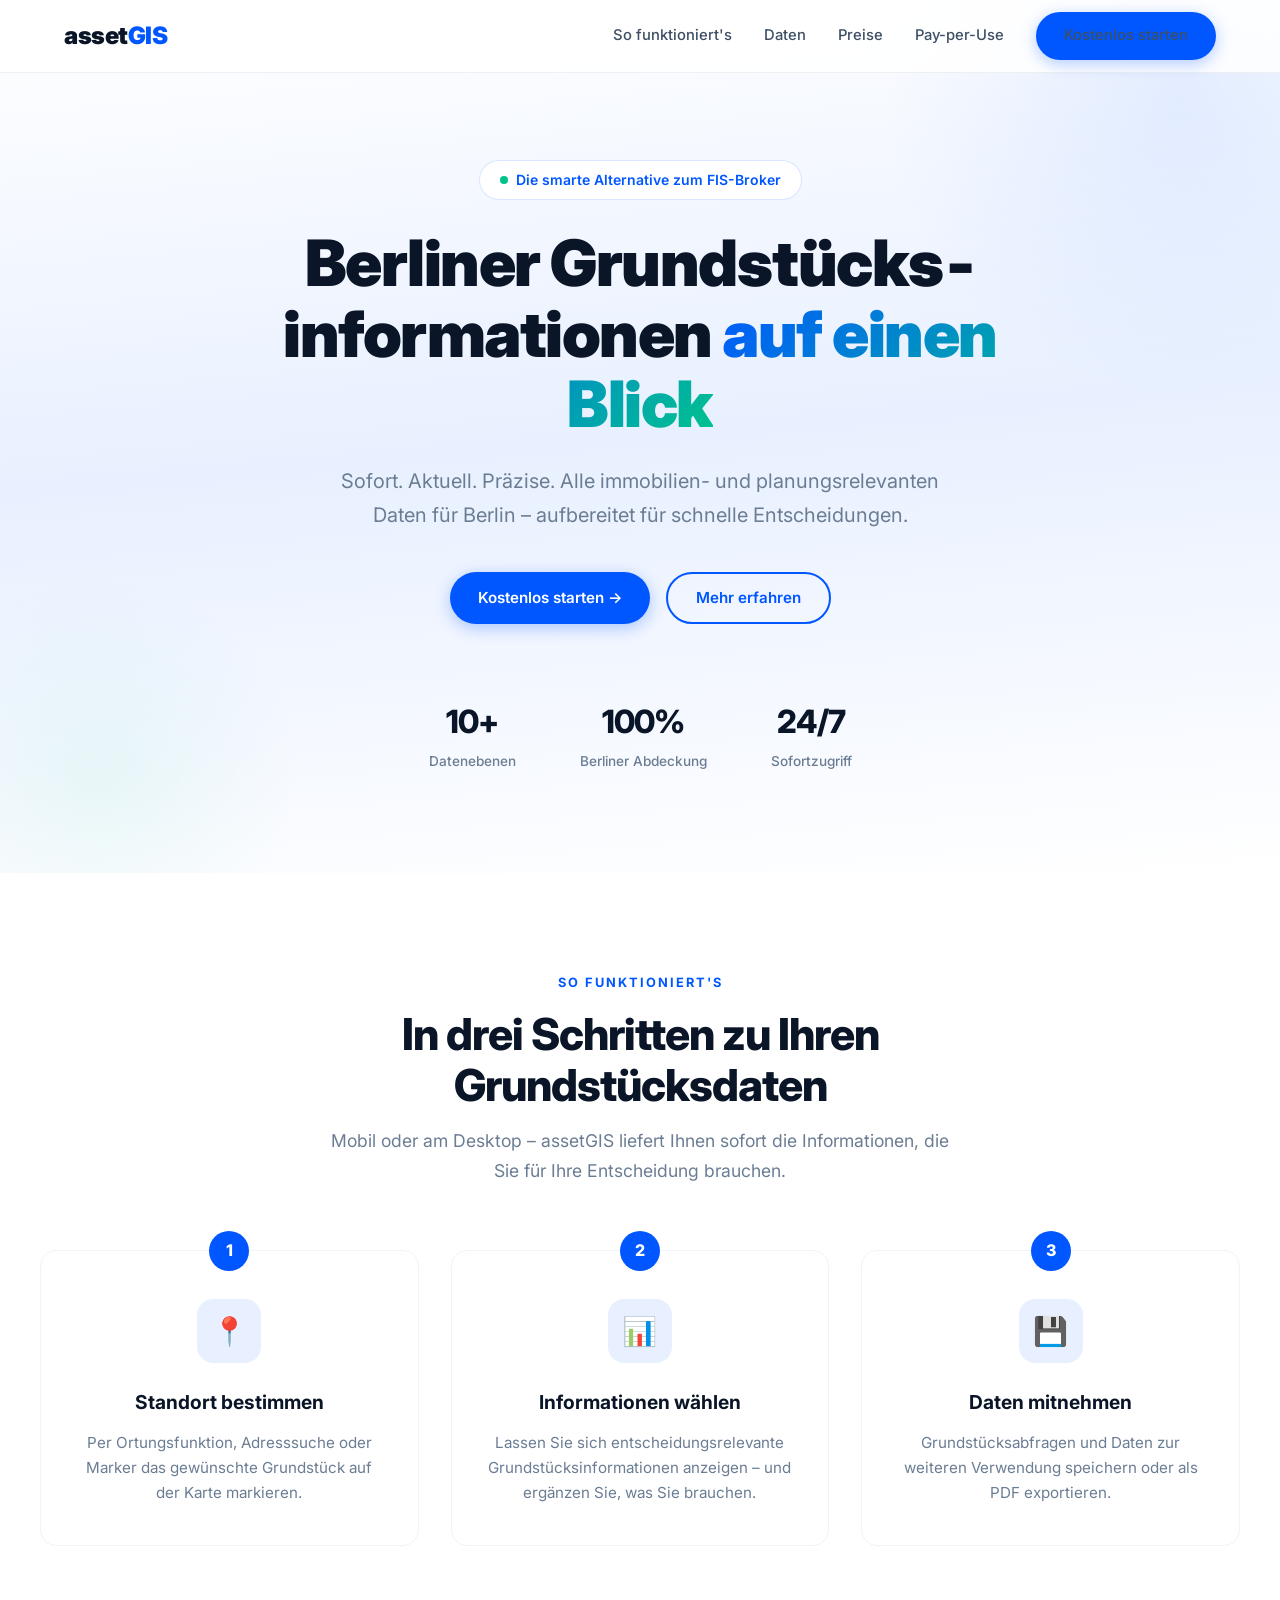
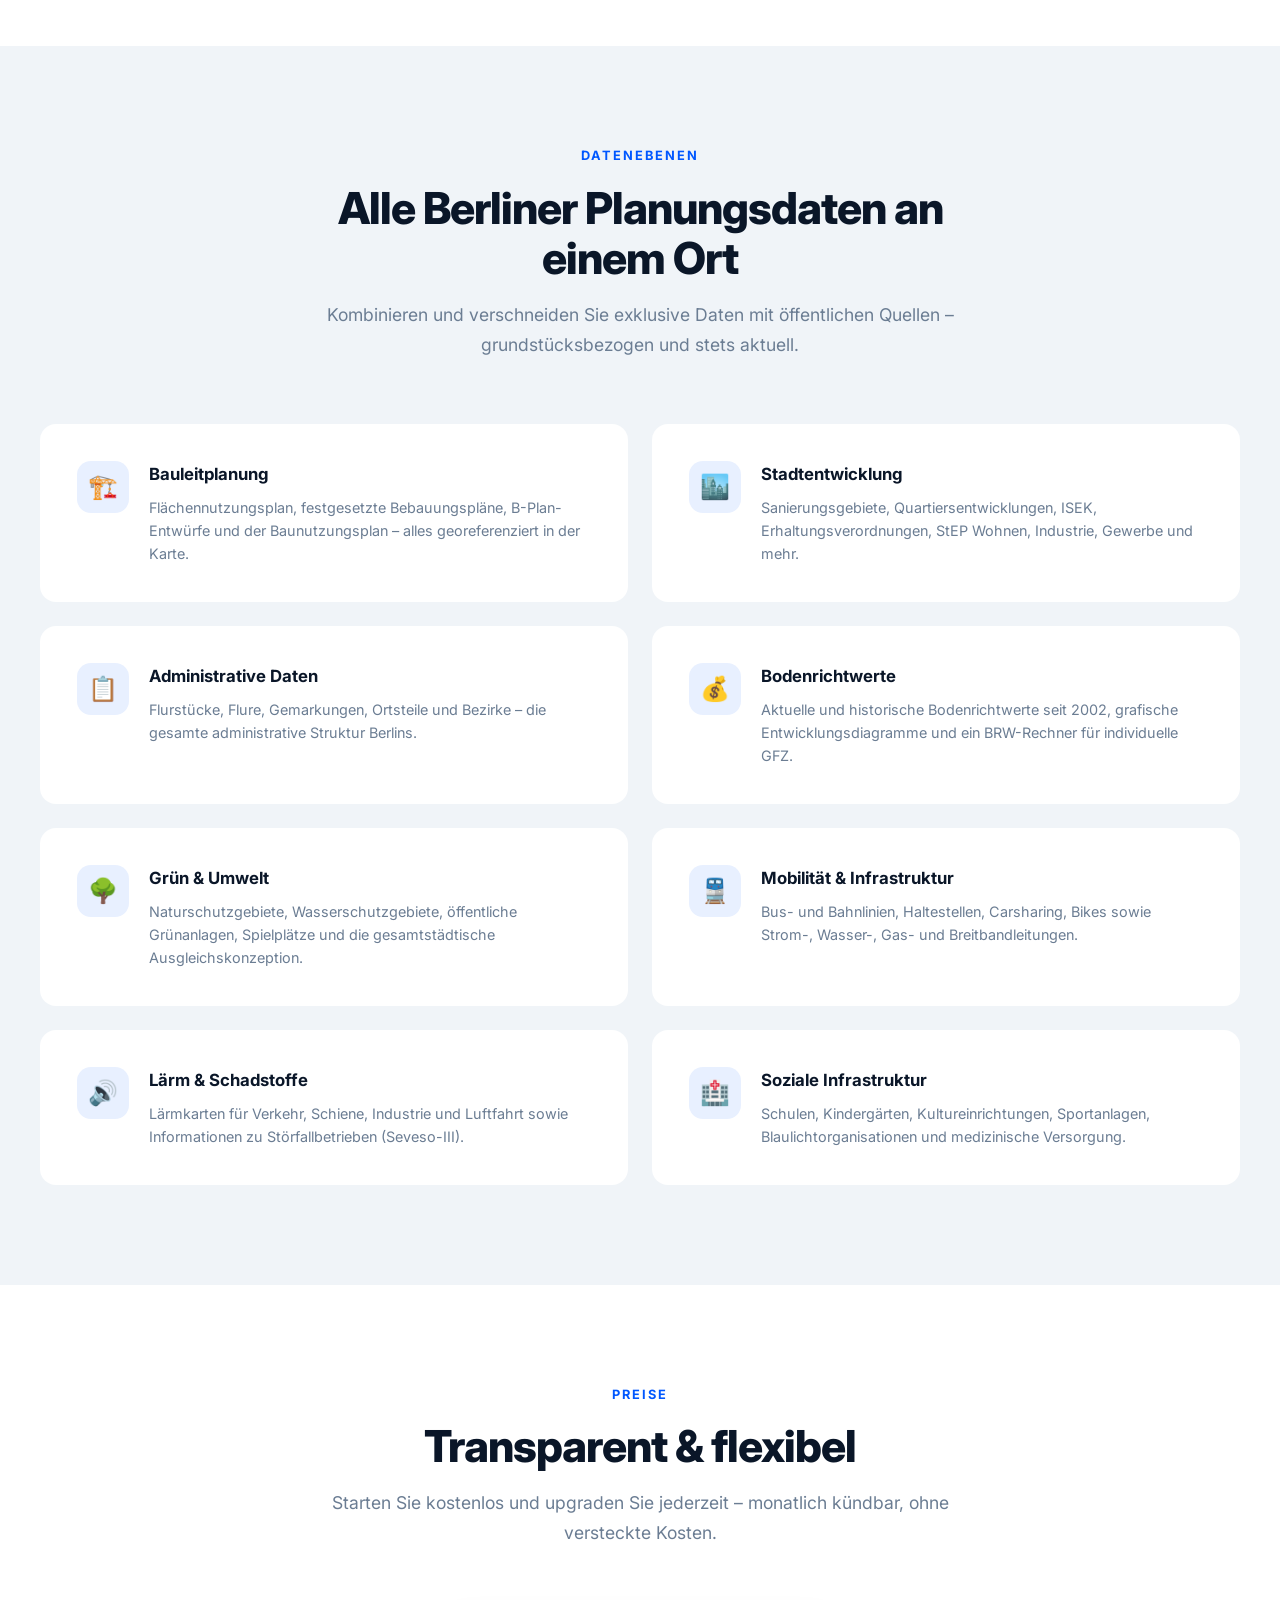
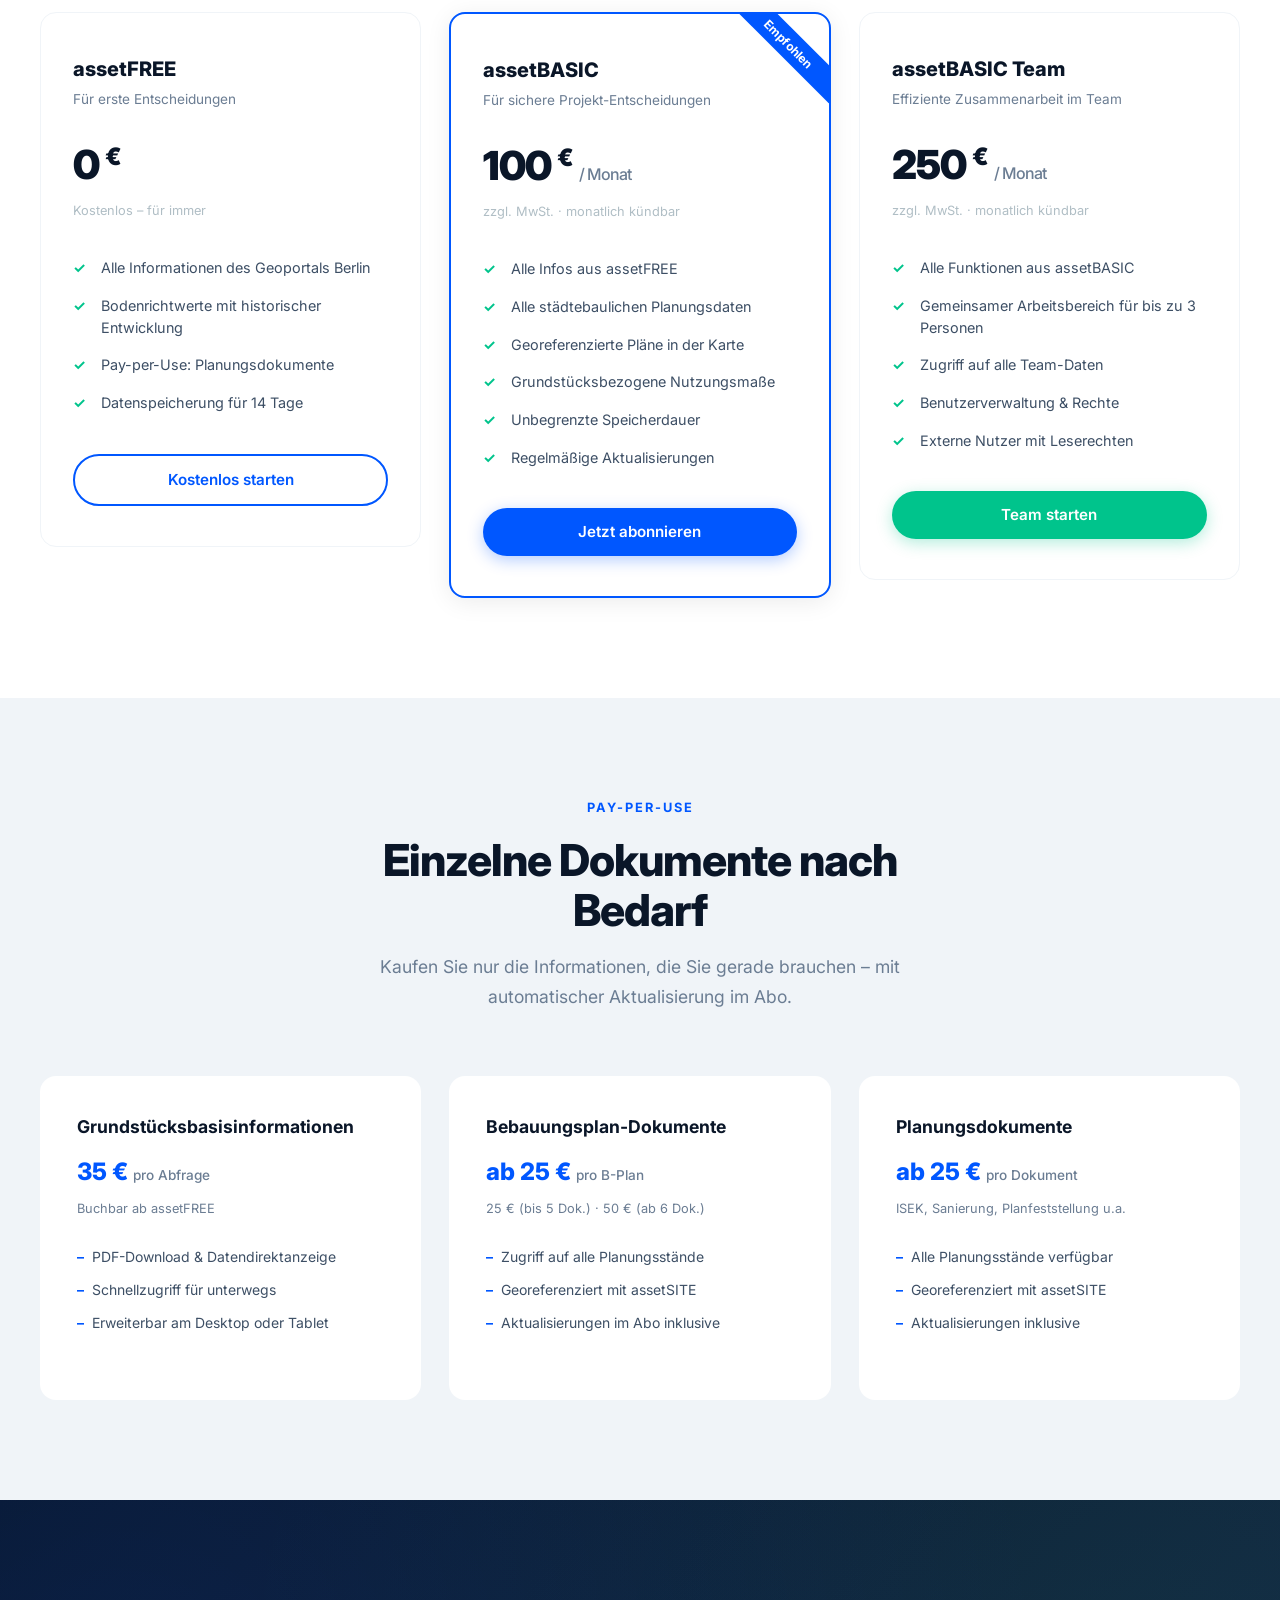
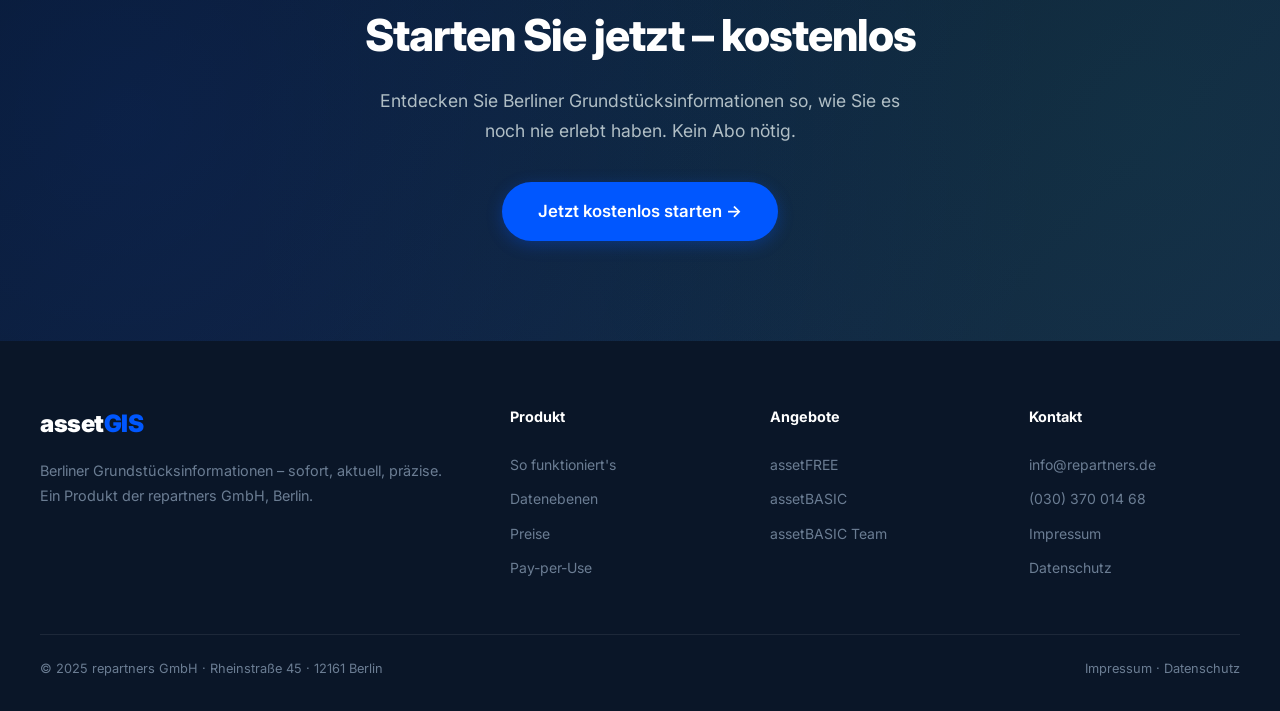
<file: index_assetGIS OLD.html>
<!DOCTYPE html>
<html lang="de">
<head>
  <meta charset="UTF-8">
  <meta name="viewport" content="width=device-width, initial-scale=1.0">
  <title>assetGIS – Berliner Grundstücksinformationen auf einen Blick</title>
  <link rel="preconnect" href="https://fonts.googleapis.com">
  <link rel="preconnect" href="https://fonts.gstatic.com" crossorigin>
  <link href="https://fonts.googleapis.com/css2?family=Inter:wght@400;500;600;700;800;900&display=swap" rel="stylesheet">
  <style>
    *, *::before, *::after { margin: 0; padding: 0; box-sizing: border-box; }

    :root {
      --primary: #0057FF;
      --primary-dark: #003FCC;
      --primary-light: #E8F0FF;
      --accent: #00C48C;
      --accent-dark: #00A876;
      --dark: #0A1628;
      --gray-900: #1A2332;
      --gray-700: #3D4F65;
      --gray-500: #6B7D93;
      --gray-300: #B0BEC5;
      --gray-100: #F0F4F8;
      --white: #FFFFFF;
      --radius: 16px;
      --radius-sm: 10px;
      --shadow: 0 4px 24px rgba(0,0,0,0.08);
      --shadow-lg: 0 12px 48px rgba(0,0,0,0.12);
    }

    html { scroll-behavior: smooth; }

    body {
      font-family: 'Inter', -apple-system, BlinkMacSystemFont, sans-serif;
      color: var(--gray-900);
      line-height: 1.6;
      background: var(--white);
      overflow-x: hidden;
    }

    /* ---- NAV ---- */
    nav {
      position: fixed;
      top: 0; left: 0; right: 0;
      z-index: 100;
      background: rgba(255,255,255,0.85);
      backdrop-filter: blur(16px);
      border-bottom: 1px solid rgba(0,0,0,0.06);
      transition: box-shadow 0.3s;
    }
    nav.scrolled { box-shadow: 0 2px 20px rgba(0,0,0,0.08); }
    .nav-inner {
      max-width: 1200px;
      margin: 0 auto;
      padding: 0 24px;
      height: 72px;
      display: flex;
      align-items: center;
      justify-content: space-between;
    }
    .logo {
      font-weight: 900;
      font-size: 1.5rem;
      color: var(--dark);
      text-decoration: none;
      letter-spacing: -0.5px;
    }
    .logo span { color: var(--primary); }
    .nav-links { display: flex; gap: 32px; align-items: center; }
    .nav-links a {
      text-decoration: none;
      color: var(--gray-700);
      font-weight: 500;
      font-size: 0.925rem;
      transition: color 0.2s;
    }
    .nav-links a:hover { color: var(--primary); }
    .btn {
      display: inline-flex;
      align-items: center;
      gap: 8px;
      padding: 12px 28px;
      border-radius: 50px;
      font-weight: 600;
      font-size: 0.95rem;
      text-decoration: none;
      transition: all 0.25s;
      cursor: pointer;
      border: none;
    }
    .btn-primary {
      background: var(--primary);
      color: var(--white);
      box-shadow: 0 4px 16px rgba(0,87,255,0.3);
    }
    .btn-primary:hover {
      background: var(--primary-dark);
      box-shadow: 0 6px 24px rgba(0,87,255,0.4);
      transform: translateY(-1px);
    }
    .btn-outline {
      background: transparent;
      color: var(--primary);
      border: 2px solid var(--primary);
    }
    .btn-outline:hover {
      background: var(--primary);
      color: var(--white);
    }
    .btn-accent {
      background: var(--accent);
      color: var(--white);
      box-shadow: 0 4px 16px rgba(0,196,140,0.3);
    }
    .btn-accent:hover {
      background: var(--accent-dark);
      transform: translateY(-1px);
    }
    .hamburger {
      display: none;
      flex-direction: column;
      gap: 5px;
      cursor: pointer;
      background: none;
      border: none;
      padding: 4px;
    }
    .hamburger span {
      width: 24px; height: 2px;
      background: var(--dark);
      border-radius: 2px;
      transition: 0.3s;
    }

    /* ---- HERO ---- */
    .hero {
      padding: 160px 24px 100px;
      text-align: center;
      position: relative;
      overflow: hidden;
      background: linear-gradient(175deg, var(--white) 0%, var(--primary-light) 50%, var(--white) 100%);
    }
    .hero::before {
      content: '';
      position: absolute;
      top: -200px; right: -200px;
      width: 600px; height: 600px;
      background: radial-gradient(circle, rgba(0,87,255,0.08) 0%, transparent 70%);
      border-radius: 50%;
    }
    .hero::after {
      content: '';
      position: absolute;
      bottom: -100px; left: -100px;
      width: 400px; height: 400px;
      background: radial-gradient(circle, rgba(0,196,140,0.06) 0%, transparent 70%);
      border-radius: 50%;
    }
    .hero-content { position: relative; z-index: 1; max-width: 860px; margin: 0 auto; }
    .hero-badge {
      display: inline-flex;
      align-items: center;
      gap: 8px;
      padding: 8px 20px;
      background: var(--white);
      border: 1px solid rgba(0,87,255,0.15);
      border-radius: 50px;
      font-size: 0.875rem;
      font-weight: 600;
      color: var(--primary);
      margin-bottom: 28px;
    }
    .hero-badge::before {
      content: '';
      width: 8px; height: 8px;
      background: var(--accent);
      border-radius: 50%;
      animation: pulse 2s infinite;
    }
    @keyframes pulse {
      0%, 100% { opacity: 1; transform: scale(1); }
      50% { opacity: 0.5; transform: scale(1.5); }
    }
    .hero h1 {
      font-size: clamp(2.5rem, 5.5vw, 4rem);
      font-weight: 900;
      line-height: 1.1;
      letter-spacing: -1.5px;
      color: var(--dark);
      margin-bottom: 24px;
    }
    .hero h1 .highlight {
      background: linear-gradient(135deg, var(--primary), var(--accent));
      -webkit-background-clip: text;
      -webkit-text-fill-color: transparent;
      background-clip: text;
    }
    .hero p {
      font-size: 1.25rem;
      color: var(--gray-500);
      max-width: 600px;
      margin: 0 auto 40px;
      line-height: 1.7;
    }
    .hero-buttons { display: flex; gap: 16px; justify-content: center; flex-wrap: wrap; }
    .hero-stats {
      display: flex;
      justify-content: center;
      gap: 64px;
      margin-top: 72px;
      flex-wrap: wrap;
    }
    .hero-stat { text-align: center; }
    .hero-stat .number {
      font-size: 2rem;
      font-weight: 800;
      color: var(--dark);
      letter-spacing: -1px;
    }
    .hero-stat .label {
      font-size: 0.85rem;
      color: var(--gray-500);
      font-weight: 500;
      margin-top: 4px;
    }

    /* ---- SECTIONS ---- */
    section { padding: 100px 24px; }
    .section-header {
      text-align: center;
      max-width: 640px;
      margin: 0 auto 64px;
    }
    .section-tag {
      font-size: 0.8rem;
      font-weight: 700;
      text-transform: uppercase;
      letter-spacing: 2px;
      color: var(--primary);
      margin-bottom: 16px;
    }
    .section-header h2 {
      font-size: clamp(1.8rem, 3.5vw, 2.75rem);
      font-weight: 800;
      letter-spacing: -1px;
      color: var(--dark);
      margin-bottom: 16px;
      line-height: 1.15;
    }
    .section-header p {
      color: var(--gray-500);
      font-size: 1.1rem;
      line-height: 1.7;
    }
    .container { max-width: 1200px; margin: 0 auto; }

    /* ---- HOW IT WORKS ---- */
    #how-it-works { background: var(--white); }
    .steps {
      display: grid;
      grid-template-columns: repeat(3, 1fr);
      gap: 32px;
    }
    .step {
      position: relative;
      background: var(--white);
      border: 1px solid var(--gray-100);
      border-radius: var(--radius);
      padding: 48px 36px 40px;
      text-align: center;
      transition: all 0.3s;
    }
    .step:hover {
      transform: translateY(-6px);
      box-shadow: var(--shadow-lg);
      border-color: transparent;
    }
    .step-number {
      position: absolute;
      top: -20px; left: 50%;
      transform: translateX(-50%);
      width: 40px; height: 40px;
      background: var(--primary);
      color: var(--white);
      border-radius: 50%;
      display: flex;
      align-items: center;
      justify-content: center;
      font-weight: 800;
      font-size: 1rem;
    }
    .step-icon {
      width: 64px; height: 64px;
      background: var(--primary-light);
      border-radius: 16px;
      display: flex;
      align-items: center;
      justify-content: center;
      margin: 0 auto 24px;
      font-size: 28px;
    }
    .step h3 {
      font-size: 1.2rem;
      font-weight: 700;
      margin-bottom: 12px;
      color: var(--dark);
    }
    .step p {
      color: var(--gray-500);
      font-size: 0.95rem;
      line-height: 1.65;
    }

    /* ---- FEATURES ---- */
    #features {
      background: var(--gray-100);
    }
    .features-grid {
      display: grid;
      grid-template-columns: repeat(2, 1fr);
      gap: 24px;
    }
    .feature-card {
      background: var(--white);
      border-radius: var(--radius);
      padding: 36px;
      display: flex;
      gap: 20px;
      transition: all 0.3s;
      border: 1px solid transparent;
    }
    .feature-card:hover {
      transform: translateY(-4px);
      box-shadow: var(--shadow);
      border-color: rgba(0,87,255,0.1);
    }
    .feature-icon {
      width: 52px; height: 52px;
      min-width: 52px;
      background: var(--primary-light);
      border-radius: 14px;
      display: flex;
      align-items: center;
      justify-content: center;
      font-size: 24px;
    }
    .feature-card h3 {
      font-size: 1.05rem;
      font-weight: 700;
      color: var(--dark);
      margin-bottom: 8px;
    }
    .feature-card p {
      color: var(--gray-500);
      font-size: 0.9rem;
      line-height: 1.6;
    }

    /* ---- PRICING ---- */
    #pricing { background: var(--white); }
    .pricing-grid {
      display: grid;
      grid-template-columns: repeat(3, 1fr);
      gap: 28px;
      align-items: start;
    }
    .price-card {
      background: var(--white);
      border: 1px solid var(--gray-100);
      border-radius: var(--radius);
      padding: 40px 32px;
      transition: all 0.3s;
      position: relative;
      overflow: hidden;
    }
    .price-card:hover {
      transform: translateY(-6px);
      box-shadow: var(--shadow-lg);
    }
    .price-card.featured {
      border: 2px solid var(--primary);
      box-shadow: var(--shadow);
    }
    .price-card.featured::before {
      content: 'Empfohlen';
      position: absolute;
      top: 16px; right: -30px;
      background: var(--primary);
      color: var(--white);
      font-size: 0.75rem;
      font-weight: 700;
      padding: 4px 40px;
      transform: rotate(45deg);
    }
    .price-name {
      font-size: 1.25rem;
      font-weight: 800;
      color: var(--dark);
      margin-bottom: 4px;
    }
    .price-desc {
      font-size: 0.85rem;
      color: var(--gray-500);
      margin-bottom: 24px;
      line-height: 1.5;
    }
    .price-amount {
      font-size: 2.5rem;
      font-weight: 900;
      color: var(--dark);
      letter-spacing: -1px;
      margin-bottom: 4px;
    }
    .price-amount .currency { font-size: 1.5rem; vertical-align: super; }
    .price-amount .period { font-size: 1rem; color: var(--gray-500); font-weight: 500; }
    .price-note {
      font-size: 0.8rem;
      color: var(--gray-300);
      margin-bottom: 28px;
    }
    .price-features {
      list-style: none;
      margin-bottom: 32px;
    }
    .price-features li {
      padding: 8px 0;
      font-size: 0.9rem;
      color: var(--gray-700);
      display: flex;
      align-items: flex-start;
      gap: 10px;
      line-height: 1.5;
    }
    .price-features li::before {
      content: '✓';
      color: var(--accent);
      font-weight: 700;
      min-width: 18px;
    }
    .price-card .btn { width: 100%; justify-content: center; }

    /* ---- PAY PER USE ---- */
    #pay-per-use { background: var(--gray-100); }
    .ppu-grid {
      display: grid;
      grid-template-columns: repeat(3, 1fr);
      gap: 28px;
    }
    .ppu-card {
      background: var(--white);
      border-radius: var(--radius);
      padding: 36px;
      border: 1px solid transparent;
      transition: all 0.3s;
    }
    .ppu-card:hover {
      transform: translateY(-4px);
      box-shadow: var(--shadow);
    }
    .ppu-card h3 {
      font-size: 1.1rem;
      font-weight: 700;
      color: var(--dark);
      margin-bottom: 12px;
    }
    .ppu-price {
      font-size: 1.5rem;
      font-weight: 800;
      color: var(--primary);
      margin-bottom: 8px;
    }
    .ppu-price-note {
      font-size: 0.8rem;
      color: var(--gray-500);
      margin-bottom: 20px;
    }
    .ppu-card ul {
      list-style: none;
      margin-bottom: 24px;
    }
    .ppu-card li {
      padding: 6px 0;
      font-size: 0.875rem;
      color: var(--gray-700);
      display: flex;
      align-items: flex-start;
      gap: 8px;
      line-height: 1.5;
    }
    .ppu-card li::before {
      content: '–';
      color: var(--primary);
      font-weight: 700;
    }

    /* ---- CTA ---- */
    .cta-section {
      background: linear-gradient(135deg, var(--dark) 0%, #162744 100%);
      text-align: center;
      position: relative;
      overflow: hidden;
    }
    .cta-section::before {
      content: '';
      position: absolute;
      top: -50%; left: -50%;
      width: 200%; height: 200%;
      background: radial-gradient(circle at 30% 50%, rgba(0,87,255,0.12) 0%, transparent 50%),
                  radial-gradient(circle at 70% 50%, rgba(0,196,140,0.08) 0%, transparent 50%);
    }
    .cta-content { position: relative; z-index: 1; }
    .cta-section h2 {
      font-size: clamp(1.8rem, 3.5vw, 2.75rem);
      font-weight: 800;
      color: var(--white);
      margin-bottom: 16px;
      letter-spacing: -1px;
    }
    .cta-section p {
      color: var(--gray-300);
      font-size: 1.1rem;
      max-width: 540px;
      margin: 0 auto 36px;
      line-height: 1.7;
    }

    /* ---- FOOTER ---- */
    footer {
      background: var(--dark);
      padding: 64px 24px 32px;
      color: var(--gray-300);
    }
    .footer-inner {
      max-width: 1200px;
      margin: 0 auto;
      display: grid;
      grid-template-columns: 2fr 1fr 1fr 1fr;
      gap: 48px;
    }
    .footer-brand .logo { color: var(--white); }
    .footer-brand p {
      margin-top: 16px;
      font-size: 0.9rem;
      line-height: 1.7;
      color: var(--gray-500);
    }
    .footer-col h4 {
      color: var(--white);
      font-weight: 700;
      font-size: 0.9rem;
      margin-bottom: 20px;
    }
    .footer-col a {
      display: block;
      color: var(--gray-500);
      text-decoration: none;
      font-size: 0.875rem;
      padding: 6px 0;
      transition: color 0.2s;
    }
    .footer-col a:hover { color: var(--white); }
    .footer-bottom {
      max-width: 1200px;
      margin: 48px auto 0;
      padding-top: 24px;
      border-top: 1px solid rgba(255,255,255,0.08);
      display: flex;
      justify-content: space-between;
      font-size: 0.8rem;
      color: var(--gray-500);
      flex-wrap: wrap;
      gap: 12px;
    }
    .footer-bottom a {
      color: var(--gray-500);
      text-decoration: none;
      transition: color 0.2s;
    }
    .footer-bottom a:hover { color: var(--white); }

    /* ---- ANIMATIONS ---- */
    .fade-up {
      opacity: 0;
      transform: translateY(30px);
      transition: opacity 0.7s ease, transform 0.7s ease;
    }
    .fade-up.visible {
      opacity: 1;
      transform: translateY(0);
    }

    /* ---- RESPONSIVE ---- */
    @media (max-width: 968px) {
      .steps,
      .pricing-grid,
      .ppu-grid { grid-template-columns: 1fr; max-width: 480px; margin: 0 auto; }
      .features-grid { grid-template-columns: 1fr; }
      .footer-inner { grid-template-columns: 1fr 1fr; }
      .hero-stats { gap: 40px; }
    }
    @media (max-width: 768px) {
      .nav-links { display: none; }
      .nav-links.open {
        display: flex;
        flex-direction: column;
        position: absolute;
        top: 72px; left: 0; right: 0;
        background: var(--white);
        padding: 24px;
        gap: 16px;
        box-shadow: var(--shadow);
        border-bottom: 1px solid var(--gray-100);
      }
      .hamburger { display: flex; }
      .hero { padding: 130px 24px 72px; }
      .footer-inner { grid-template-columns: 1fr; }
    }
  </style>
</head>
<body>

<!-- NAV -->
<nav id="navbar">
  <div class="nav-inner">
    <a href="#" class="logo">asset<span>GIS</span></a>
    <div class="nav-links" id="navLinks">
      <a href="#how-it-works">So funktioniert's</a>
      <a href="#features">Daten</a>
      <a href="#pricing">Preise</a>
      <a href="#pay-per-use">Pay-per-Use</a>
      <a href="https://app.asset-gis.de/" class="btn btn-primary" target="_blank">Kostenlos starten</a>
    </div>
    <button class="hamburger" id="hamburger" aria-label="Menu">
      <span></span><span></span><span></span>
    </button>
  </div>
</nav>

<!-- HERO -->
<section class="hero">
  <div class="hero-content fade-up">
    <div class="hero-badge">Die smarte Alternative zum FIS-Broker</div>
    <h1>Berliner Grundstücks&shy;informationen <span class="highlight">auf einen Blick</span></h1>
    <p>Sofort. Aktuell. Präzise. Alle immobilien- und planungsrelevanten Daten für Berlin – aufbereitet für schnelle Entscheidungen.</p>
    <div class="hero-buttons">
      <a href="https://app.asset-gis.de/" class="btn btn-primary" target="_blank">Kostenlos starten &rarr;</a>
      <a href="#how-it-works" class="btn btn-outline">Mehr erfahren</a>
    </div>
    <div class="hero-stats">
      <div class="hero-stat">
        <div class="number">10+</div>
        <div class="label">Datenebenen</div>
      </div>
      <div class="hero-stat">
        <div class="number">100%</div>
        <div class="label">Berliner Abdeckung</div>
      </div>
      <div class="hero-stat">
        <div class="number">24/7</div>
        <div class="label">Sofortzugriff</div>
      </div>
    </div>
  </div>
</section>

<!-- HOW IT WORKS -->
<section id="how-it-works">
  <div class="container">
    <div class="section-header fade-up">
      <div class="section-tag">So funktioniert's</div>
      <h2>In drei Schritten zu Ihren Grundstücksdaten</h2>
      <p>Mobil oder am Desktop – assetGIS liefert Ihnen sofort die Informationen, die Sie für Ihre Entscheidung brauchen.</p>
    </div>
    <div class="steps">
      <div class="step fade-up">
        <div class="step-number">1</div>
        <div class="step-icon">📍</div>
        <h3>Standort bestimmen</h3>
        <p>Per Ortungsfunktion, Adresssuche oder Marker das gewünschte Grundstück auf der Karte markieren.</p>
      </div>
      <div class="step fade-up">
        <div class="step-number">2</div>
        <div class="step-icon">📊</div>
        <h3>Informationen wählen</h3>
        <p>Lassen Sie sich entscheidungsrelevante Grundstücksinformationen anzeigen – und ergänzen Sie, was Sie brauchen.</p>
      </div>
      <div class="step fade-up">
        <div class="step-number">3</div>
        <div class="step-icon">💾</div>
        <h3>Daten mitnehmen</h3>
        <p>Grundstücksabfragen und Daten zur weiteren Verwendung speichern oder als PDF exportieren.</p>
      </div>
    </div>
  </div>
</section>

<!-- FEATURES -->
<section id="features">
  <div class="container">
    <div class="section-header fade-up">
      <div class="section-tag">Datenebenen</div>
      <h2>Alle Berliner Planungsdaten an einem Ort</h2>
      <p>Kombinieren und verschneiden Sie exklusive Daten mit öffentlichen Quellen – grundstücksbezogen und stets aktuell.</p>
    </div>
    <div class="features-grid">
      <div class="feature-card fade-up">
        <div class="feature-icon">🏗️</div>
        <div>
          <h3>Bauleitplanung</h3>
          <p>Flächennutzungsplan, festgesetzte Bebauungspläne, B-Plan-Entwürfe und der Baunutzungsplan – alles georeferenziert in der Karte.</p>
        </div>
      </div>
      <div class="feature-card fade-up">
        <div class="feature-icon">🏙️</div>
        <div>
          <h3>Stadtentwicklung</h3>
          <p>Sanierungsgebiete, Quartiersentwicklungen, ISEK, Erhaltungsverordnungen, StEP Wohnen, Industrie, Gewerbe und mehr.</p>
        </div>
      </div>
      <div class="feature-card fade-up">
        <div class="feature-icon">📋</div>
        <div>
          <h3>Administrative Daten</h3>
          <p>Flurstücke, Flure, Gemarkungen, Ortsteile und Bezirke – die gesamte administrative Struktur Berlins.</p>
        </div>
      </div>
      <div class="feature-card fade-up">
        <div class="feature-icon">💰</div>
        <div>
          <h3>Bodenrichtwerte</h3>
          <p>Aktuelle und historische Bodenrichtwerte seit 2002, grafische Entwicklungsdiagramme und ein BRW-Rechner für individuelle GFZ.</p>
        </div>
      </div>
      <div class="feature-card fade-up">
        <div class="feature-icon">🌳</div>
        <div>
          <h3>Grün &amp; Umwelt</h3>
          <p>Naturschutzgebiete, Wasserschutzgebiete, öffentliche Grünanlagen, Spielplätze und die gesamtstädtische Ausgleichskonzeption.</p>
        </div>
      </div>
      <div class="feature-card fade-up">
        <div class="feature-icon">🚆</div>
        <div>
          <h3>Mobilität &amp; Infrastruktur</h3>
          <p>Bus- und Bahnlinien, Haltestellen, Carsharing, Bikes sowie Strom-, Wasser-, Gas- und Breitbandleitungen.</p>
        </div>
      </div>
      <div class="feature-card fade-up">
        <div class="feature-icon">🔊</div>
        <div>
          <h3>Lärm &amp; Schadstoffe</h3>
          <p>Lärmkarten für Verkehr, Schiene, Industrie und Luftfahrt sowie Informationen zu Störfallbetrieben (Seveso-III).</p>
        </div>
      </div>
      <div class="feature-card fade-up">
        <div class="feature-icon">🏥</div>
        <div>
          <h3>Soziale Infrastruktur</h3>
          <p>Schulen, Kindergärten, Kultureinrichtungen, Sportanlagen, Blaulichtorganisationen und medizinische Versorgung.</p>
        </div>
      </div>
    </div>
  </div>
</section>

<!-- PRICING -->
<section id="pricing">
  <div class="container">
    <div class="section-header fade-up">
      <div class="section-tag">Preise</div>
      <h2>Transparent &amp; flexibel</h2>
      <p>Starten Sie kostenlos und upgraden Sie jederzeit – monatlich kündbar, ohne versteckte Kosten.</p>
    </div>
    <div class="pricing-grid">
      <!-- FREE -->
      <div class="price-card fade-up">
        <div class="price-name">assetFREE</div>
        <div class="price-desc">Für erste Entscheidungen</div>
        <div class="price-amount">0 <span class="currency">€</span></div>
        <div class="price-note">Kostenlos – für immer</div>
        <ul class="price-features">
          <li>Alle Informationen des Geoportals Berlin</li>
          <li>Bodenrichtwerte mit historischer Entwicklung</li>
          <li>Pay-per-Use: Planungsdokumente</li>
          <li>Datenspeicherung für 14 Tage</li>
        </ul>
        <a href="https://app.asset-gis.de/" class="btn btn-outline" target="_blank">Kostenlos starten</a>
      </div>
      <!-- BASIC -->
      <div class="price-card featured fade-up">
        <div class="price-name">assetBASIC</div>
        <div class="price-desc">Für sichere Projekt-Entscheidungen</div>
        <div class="price-amount">100 <span class="currency">€</span> <span class="period">/ Monat</span></div>
        <div class="price-note">zzgl. MwSt. · monatlich kündbar</div>
        <ul class="price-features">
          <li>Alle Infos aus assetFREE</li>
          <li>Alle städtebaulichen Planungsdaten</li>
          <li>Georeferenzierte Pläne in der Karte</li>
          <li>Grundstücksbezogene Nutzungsmaße</li>
          <li>Unbegrenzte Speicherdauer</li>
          <li>Regelmäßige Aktualisierungen</li>
        </ul>
        <a href="https://app.asset-gis.de/plan" class="btn btn-primary" target="_blank">Jetzt abonnieren</a>
      </div>
      <!-- TEAM -->
      <div class="price-card fade-up">
        <div class="price-name">assetBASIC Team</div>
        <div class="price-desc">Effiziente Zusammenarbeit im Team</div>
        <div class="price-amount">250 <span class="currency">€</span> <span class="period">/ Monat</span></div>
        <div class="price-note">zzgl. MwSt. · monatlich kündbar</div>
        <ul class="price-features">
          <li>Alle Funktionen aus assetBASIC</li>
          <li>Gemeinsamer Arbeitsbereich für bis zu 3 Personen</li>
          <li>Zugriff auf alle Team-Daten</li>
          <li>Benutzerverwaltung &amp; Rechte</li>
          <li>Externe Nutzer mit Leserechten</li>
        </ul>
        <a href="https://app.asset-gis.de/plan" class="btn btn-accent" target="_blank">Team starten</a>
      </div>
    </div>
  </div>
</section>

<!-- PAY PER USE -->
<section id="pay-per-use">
  <div class="container">
    <div class="section-header fade-up">
      <div class="section-tag">Pay-per-Use</div>
      <h2>Einzelne Dokumente nach Bedarf</h2>
      <p>Kaufen Sie nur die Informationen, die Sie gerade brauchen – mit automatischer Aktualisierung im Abo.</p>
    </div>
    <div class="ppu-grid">
      <div class="ppu-card fade-up">
        <h3>Grundstücks&shy;basisinformationen</h3>
        <div class="ppu-price">35 € <span style="font-size:0.85rem;font-weight:500;color:var(--gray-500)">pro Abfrage</span></div>
        <div class="ppu-price-note">Buchbar ab assetFREE</div>
        <ul>
          <li>PDF-Download &amp; Datendirektanzeige</li>
          <li>Schnellzugriff für unterwegs</li>
          <li>Erweiterbar am Desktop oder Tablet</li>
        </ul>
      </div>
      <div class="ppu-card fade-up">
        <h3>Bebauungsplan-Dokumente</h3>
        <div class="ppu-price">ab 25 € <span style="font-size:0.85rem;font-weight:500;color:var(--gray-500)">pro B-Plan</span></div>
        <div class="ppu-price-note">25 € (bis 5 Dok.) · 50 € (ab 6 Dok.)</div>
        <ul>
          <li>Zugriff auf alle Planungsstände</li>
          <li>Georeferenziert mit assetSITE</li>
          <li>Aktualisierungen im Abo inklusive</li>
        </ul>
      </div>
      <div class="ppu-card fade-up">
        <h3>Planungs&shy;dokumente</h3>
        <div class="ppu-price">ab 25 € <span style="font-size:0.85rem;font-weight:500;color:var(--gray-500)">pro Dokument</span></div>
        <div class="ppu-price-note">ISEK, Sanierung, Planfeststellung u.a.</div>
        <ul>
          <li>Alle Planungsstände verfügbar</li>
          <li>Georeferenziert mit assetSITE</li>
          <li>Aktualisierungen inklusive</li>
        </ul>
      </div>
    </div>
  </div>
</section>

<!-- CTA -->
<section class="cta-section">
  <div class="container cta-content fade-up">
    <h2>Starten Sie jetzt – kostenlos</h2>
    <p>Entdecken Sie Berliner Grundstücksinformationen so, wie Sie es noch nie erlebt haben. Kein Abo nötig.</p>
    <a href="https://app.asset-gis.de/" class="btn btn-primary" target="_blank" style="font-size:1.05rem;padding:16px 36px;">Jetzt kostenlos starten &rarr;</a>
  </div>
</section>

<!-- FOOTER -->
<footer>
  <div class="footer-inner">
    <div class="footer-brand">
      <a href="#" class="logo">asset<span>GIS</span></a>
      <p>Berliner Grundstücksinformationen – sofort, aktuell, präzise. Ein Produkt der repartners GmbH, Berlin.</p>
    </div>
    <div class="footer-col">
      <h4>Produkt</h4>
      <a href="#how-it-works">So funktioniert's</a>
      <a href="#features">Datenebenen</a>
      <a href="#pricing">Preise</a>
      <a href="#pay-per-use">Pay-per-Use</a>
    </div>
    <div class="footer-col">
      <h4>Angebote</h4>
      <a href="https://app.asset-gis.de/" target="_blank">assetFREE</a>
      <a href="https://app.asset-gis.de/plan" target="_blank">assetBASIC</a>
      <a href="https://app.asset-gis.de/plan" target="_blank">assetBASIC Team</a>
    </div>
    <div class="footer-col">
      <h4>Kontakt</h4>
      <a href="mailto:info@repartners.de">info@repartners.de</a>
      <a href="tel:+493037001468">(030) 370 014 68</a>
      <a href="https://www.asset-gis.de/impressum/" target="_blank">Impressum</a>
      <a href="https://www.asset-gis.de/datenschutzerklaerung/" target="_blank">Datenschutz</a>
    </div>
  </div>
  <div class="footer-bottom">
    <span>&copy; 2025 repartners GmbH · Rheinstraße 45 · 12161 Berlin</span>
    <span>
      <a href="https://www.asset-gis.de/impressum/" target="_blank">Impressum</a> ·
      <a href="https://www.asset-gis.de/datenschutzerklaerung/" target="_blank">Datenschutz</a>
    </span>
  </div>
</footer>

<script>
  // Navbar scroll effect
  const nav = document.getElementById('navbar');
  window.addEventListener('scroll', () => {
    nav.classList.toggle('scrolled', window.scrollY > 20);
  });

  // Mobile menu toggle
  const hamburger = document.getElementById('hamburger');
  const navLinks = document.getElementById('navLinks');
  hamburger.addEventListener('click', () => {
    navLinks.classList.toggle('open');
  });
  navLinks.querySelectorAll('a').forEach(link => {
    link.addEventListener('click', () => navLinks.classList.remove('open'));
  });

  // Scroll animations
  const observer = new IntersectionObserver((entries) => {
    entries.forEach(entry => {
      if (entry.isIntersecting) {
        entry.target.classList.add('visible');
      }
    });
  }, { threshold: 0.15, rootMargin: '0px 0px -40px 0px' });

  document.querySelectorAll('.fade-up').forEach(el => observer.observe(el));
</script>

</body>
</html>
</file>
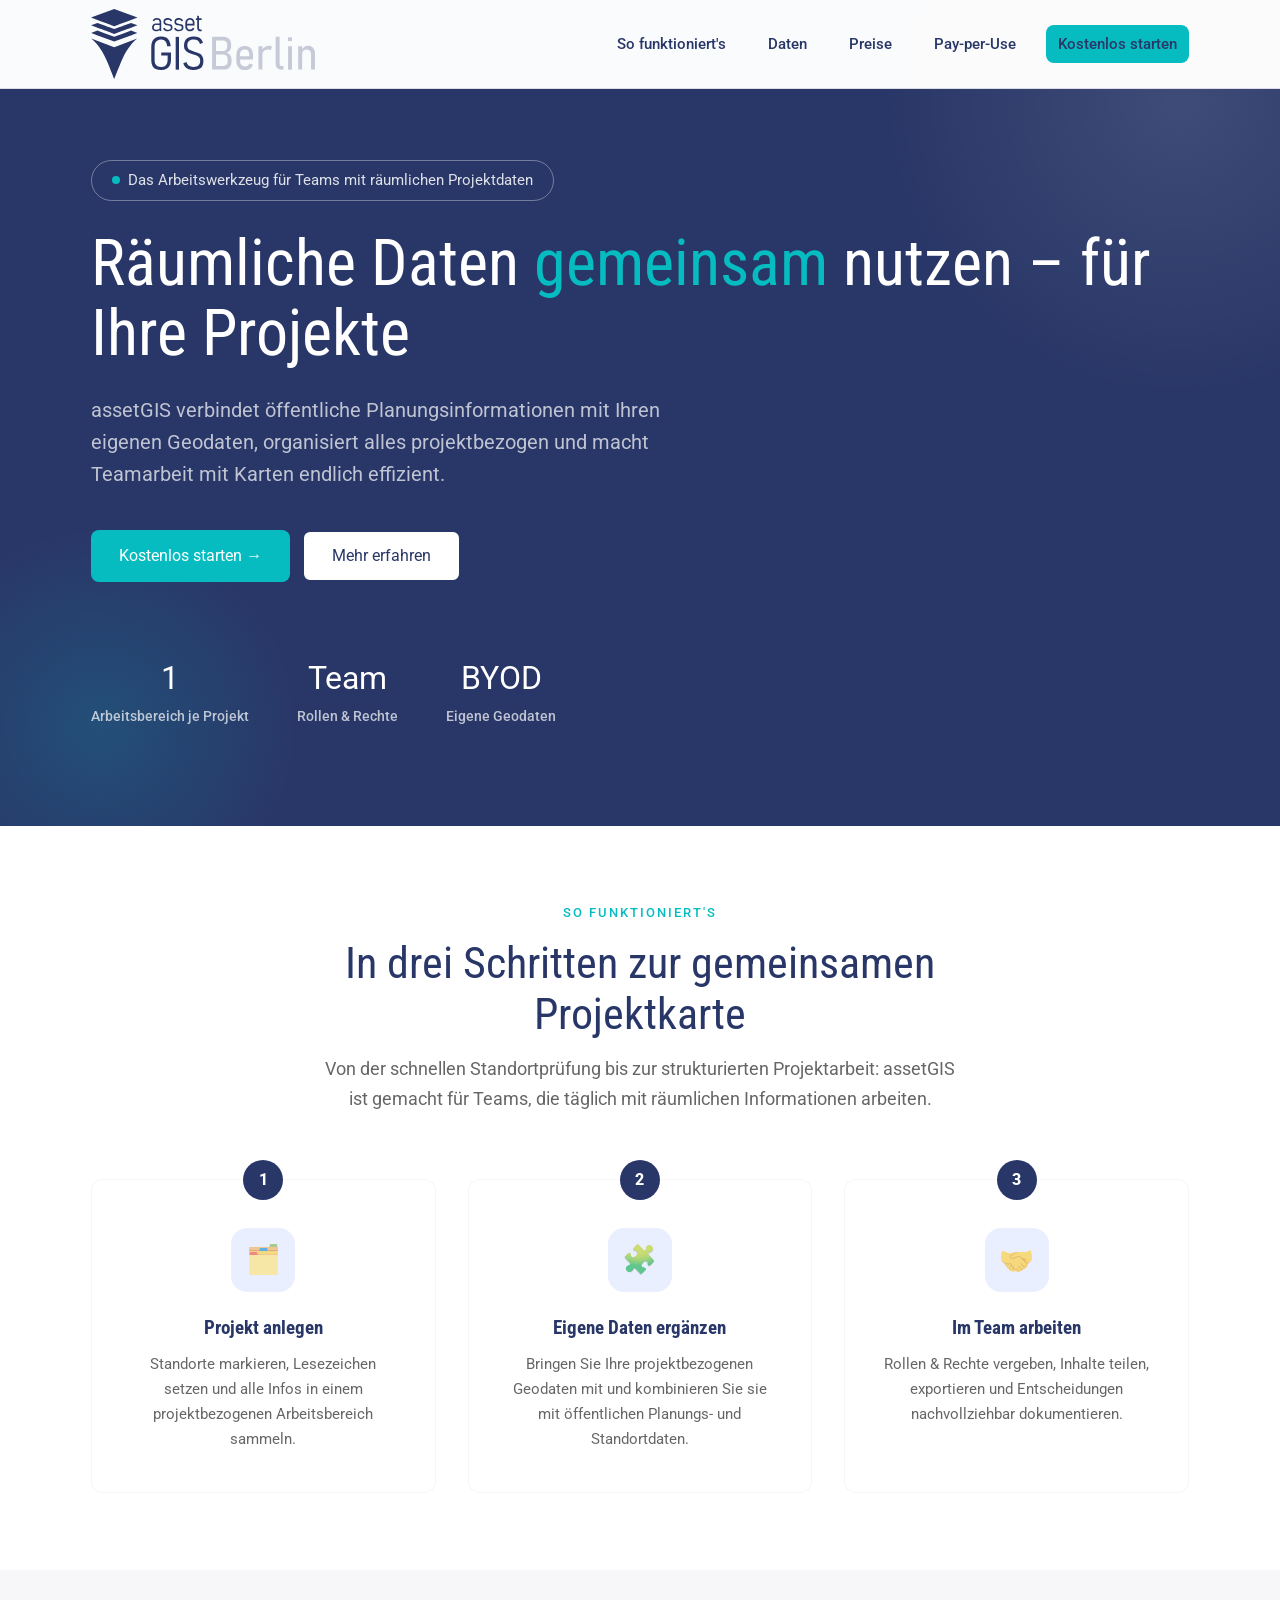
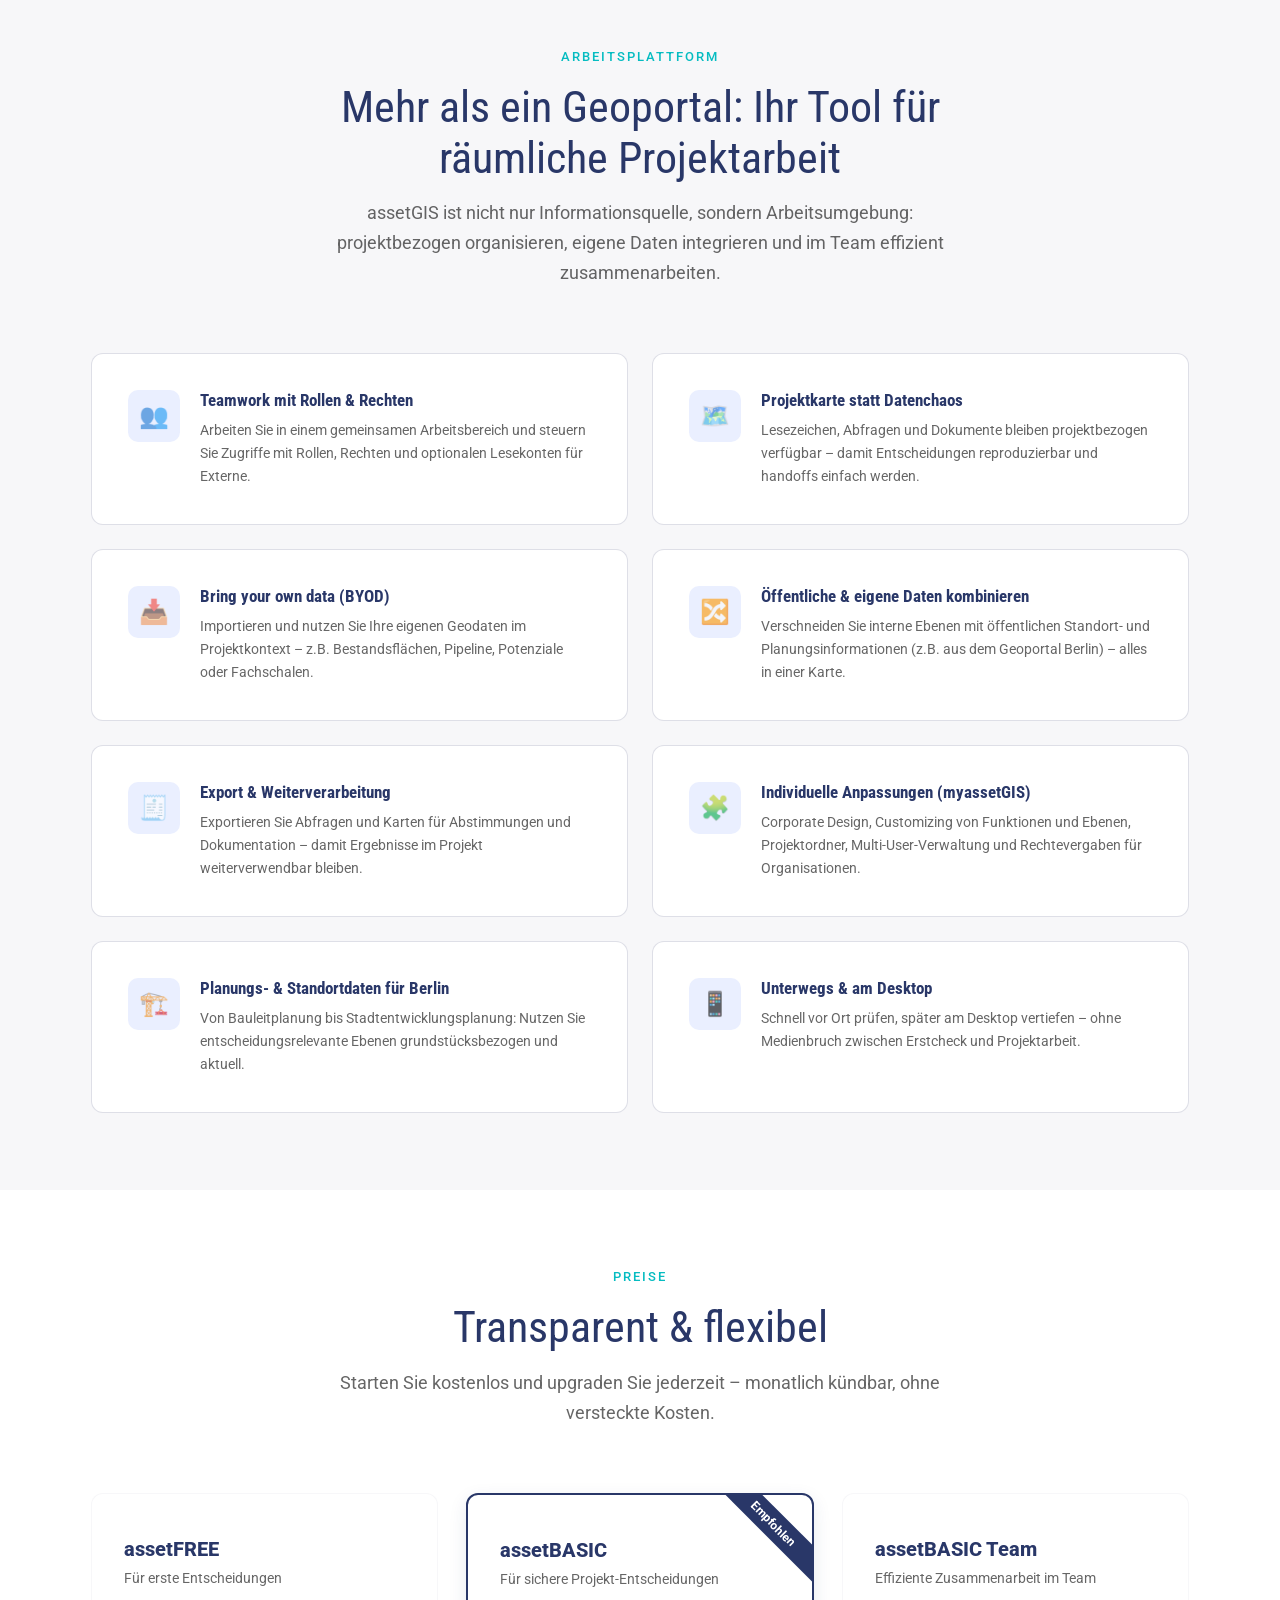
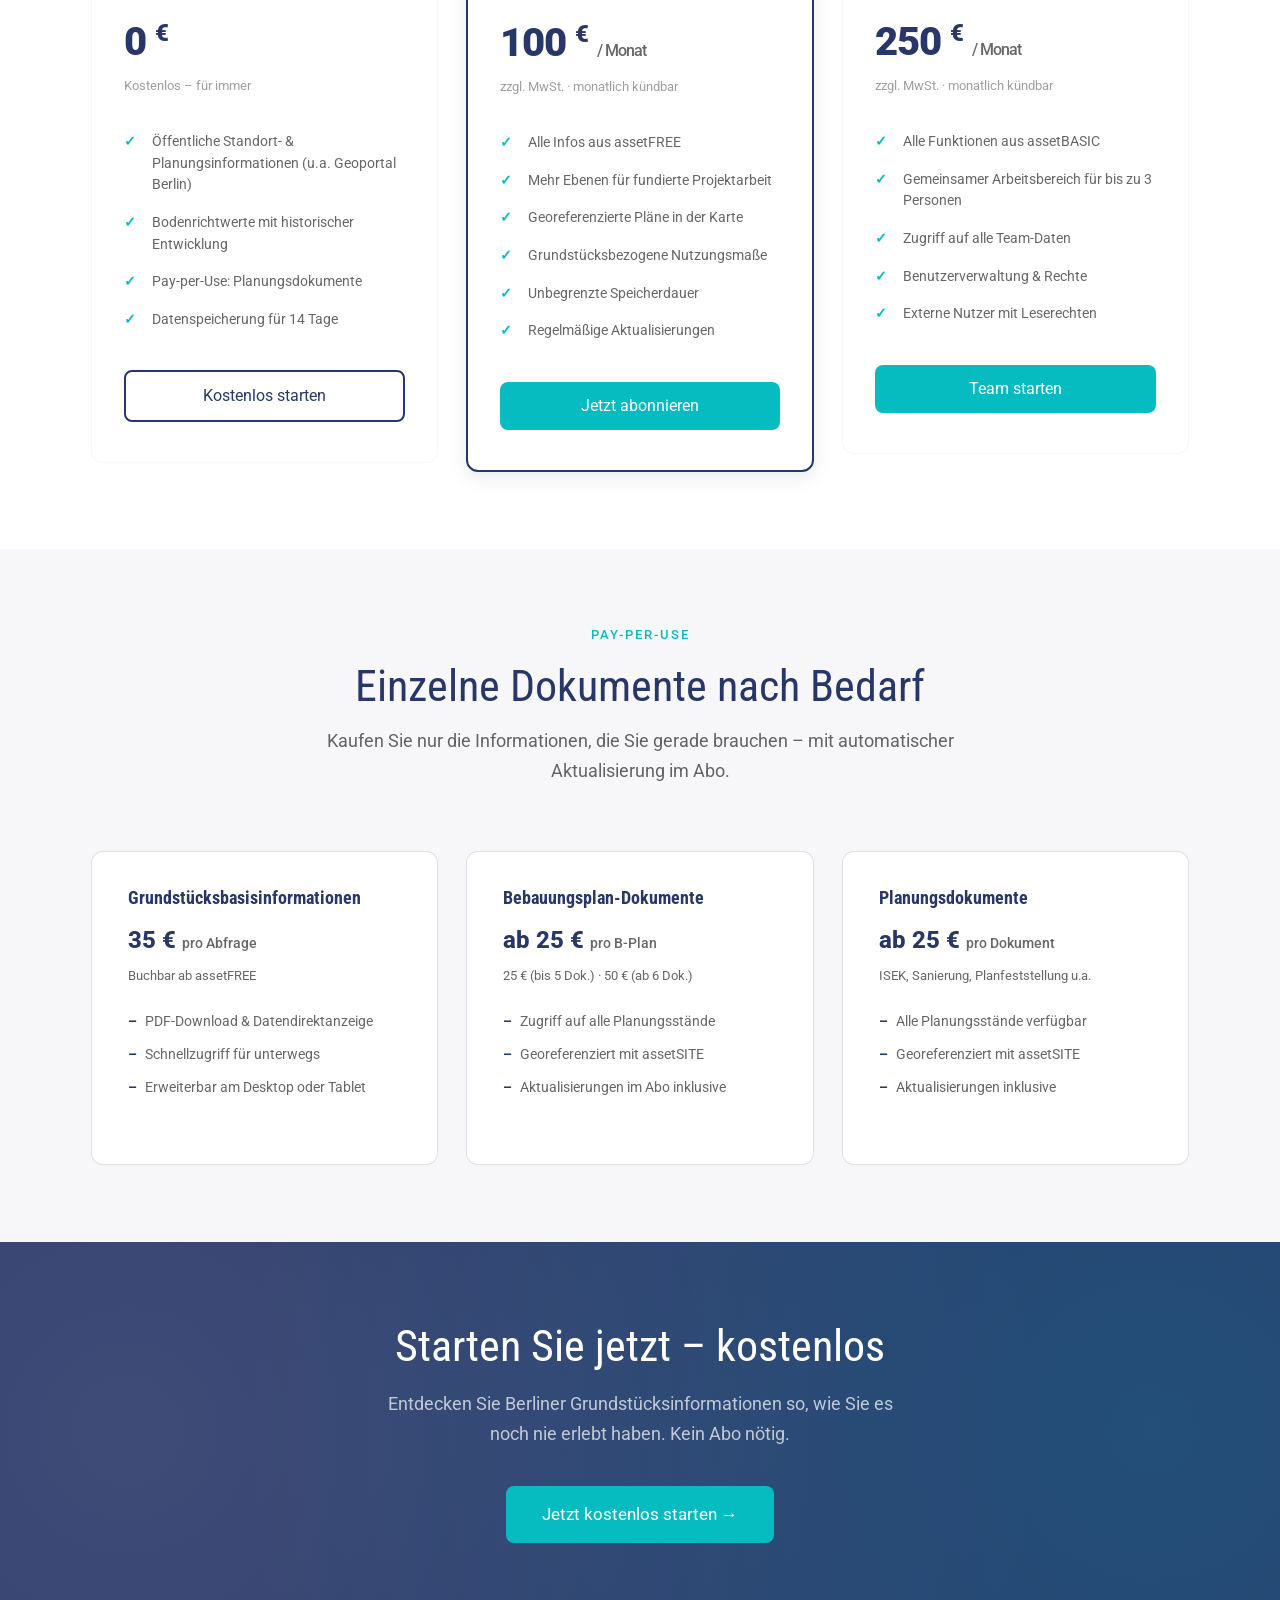
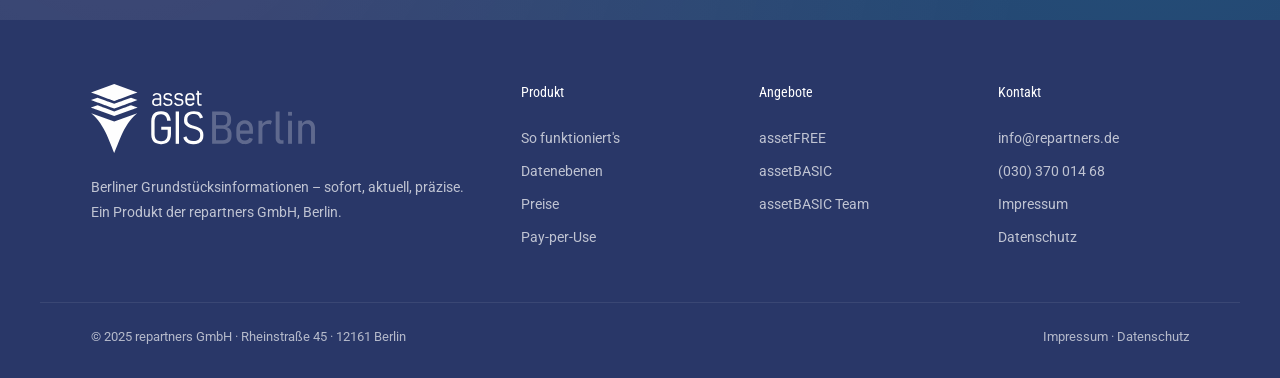
<file: index_assetGIS.html>
<!DOCTYPE html>
<html lang="de">
<head>
  <meta charset="UTF-8">
  <meta name="viewport" content="width=device-width, initial-scale=1.0">
  <title>assetGIS – Das Arbeitswerkzeug für räumliche Projektdaten</title>
  <link rel="preconnect" href="https://fonts.googleapis.com">
  <link rel="preconnect" href="https://fonts.gstatic.com" crossorigin>
  <link href="https://fonts.googleapis.com/css2?family=Roboto:wght@300;400;500;700&family=Roboto+Condensed:wght@300;400;700&display=swap" rel="stylesheet">
  <style>
    *, *::before, *::after { margin: 0; padding: 0; box-sizing: border-box; }

    :root {
      /* Brand colors aligned to asset-gis.de */
      --primary: #293768;           /* dark blue */
      --primary-70: rgba(51,55,104,0.70);
      --primary-16: rgba(51,55,104,0.16);
      --primary-8: rgba(51,55,104,0.08);
      --primary-4: rgba(51,55,104,0.04);
      --secondary: #06bcc1;         /* turquoise */
      --secondary-hover: #04adb3;
      --grey-light: #eaefff;
      --text: rgba(0,0,0,0.6);
      --lowkey: rgba(0,0,0,0.38);
      --white: #ffffff;
      --black: #000000;

      --radius: 12px;
      --radius-sm: 8px;
      --shadow: 0 6px 18px rgba(41,55,104,0.10);
      --shadow-lg: 0 16px 40px rgba(41,55,104,0.16);
      --bleed: clamp(1rem, 4vw, 10rem);
      --container: 75rem;

      /* Legacy tokens (mapped to brand) */
      --dark: var(--primary);
      --gray-900: var(--primary);
      --gray-700: var(--text);
      --gray-500: var(--text);
      --gray-300: var(--lowkey);
      --gray-100: var(--primary-4);
      --accent: var(--secondary);
      --primary-light: var(--grey-light);
    }

    html { scroll-behavior: smooth; }

    body {
      font-family: 'Roboto', -apple-system, BlinkMacSystemFont, sans-serif;
      color: var(--text);
      line-height: 1.5;
      background: var(--white);
      overflow-x: hidden;
    }

    a { color: var(--primary); text-decoration: none; }
    a:hover { text-decoration: none; }
    strong { color: var(--primary); font-weight: 500; }
    h1, h2, h3, h4 { color: var(--primary); font-family: 'Roboto Condensed', 'Roboto', sans-serif; font-weight: 400; line-height: 1.25; letter-spacing: 0; }

    /* ---- NAV ---- */
    nav {
      position: fixed;
      top: 0; left: 0; right: 0;
      z-index: 100;
      background: rgba(255,255,255,0.98);
      backdrop-filter: blur(8px);
      border-bottom: 1px solid var(--primary-16);
      transition: box-shadow 0.3s;
    }
    nav.scrolled { box-shadow: 0 10px 30px rgba(41,55,104,0.10); }
    .nav-inner {
      max-width: var(--container);
      margin: 0 auto;
      padding: 1rem var(--bleed);
      height: 88px;
      display: flex;
      align-items: center;
      justify-content: space-between;
    }
    .logo {
      display: inline-flex;
      align-items: center;
      gap: 12px;
    }
    .logo img { width: clamp(10rem, 18vw, 14rem); height: auto; display: block; }
    .nav-links { display: flex; gap: 18px; align-items: center; }
    .nav-links a {
      text-decoration: none;
      color: var(--primary);
      font-weight: 500;
      font-size: 0.925rem;
      transition: color 0.2s;
      padding: 0.5rem 0.75rem;
    }
    .nav-links a:hover { color: var(--primary-70); }
    .btn {
      display: inline-flex;
      align-items: center;
      gap: 8px;
      padding: 12px 28px;
      border-radius: var(--radius-sm);
      font-weight: 400;
      font-size: 1rem;
      text-decoration: none;
      transition: all 0.25s;
      cursor: pointer;
      border: none;
    }
    .btn-primary {
      background: var(--secondary);
      color: var(--white);
      box-shadow: none;
    }
    .btn-primary:hover {
      background: var(--secondary-hover);
      transform: none;
    }
    .btn-outline {
      background: var(--white);
      color: var(--primary);
      border: 2px solid var(--primary);
    }
    .btn-outline:hover {
      background: var(--primary-8);
      color: var(--primary);
    }
    .btn-accent {
      background: var(--secondary);
      color: var(--white);
      box-shadow: none;
    }
    .btn-accent:hover {
      background: var(--secondary-hover);
      transform: none;
    }
    .hamburger {
      display: none;
      flex-direction: column;
      gap: 5px;
      cursor: pointer;
      background: none;
      border: none;
      padding: 4px;
    }
    .hamburger span {
      width: 24px; height: 2px;
      background: var(--primary);
      border-radius: 2px;
      transition: 0.3s;
    }

    /* ---- HERO ---- */
    .hero {
      padding: 160px 0 100px;
      text-align: left;
      position: relative;
      overflow: hidden;
      background: var(--primary);
    }
    .hero::before {
      content: '';
      position: absolute;
      top: -200px; right: -200px;
      width: 600px; height: 600px;
      background: radial-gradient(circle, rgba(255,255,255,0.10) 0%, transparent 70%);
      border-radius: 50%;
    }
    .hero::after {
      content: '';
      position: absolute;
      bottom: -100px; left: -100px;
      width: 400px; height: 400px;
      background: radial-gradient(circle, rgba(6,188,193,0.18) 0%, transparent 70%);
      border-radius: 50%;
    }
    .hero-content { position: relative; z-index: 1; max-width: var(--container); margin: 0 auto; padding: 0 var(--bleed); }
    .hero-badge {
      display: inline-flex;
      align-items: center;
      gap: 8px;
      padding: 8px 20px;
      background: transparent;
      border: 1px solid rgba(255,255,255,0.35);
      border-radius: 999px;
      font-size: 0.95rem;
      font-weight: 400;
      color: rgba(255,255,255,0.85);
      margin-bottom: 28px;
    }
    .hero-badge::before {
      content: '';
      width: 8px; height: 8px;
      background: var(--secondary);
      border-radius: 50%;
      animation: pulse 2s infinite;
    }
    @keyframes pulse {
      0%, 100% { opacity: 1; transform: scale(1); }
      50% { opacity: 0.5; transform: scale(1.5); }
    }
    .hero h1 {
      font-size: clamp(2.5rem, 5.5vw, 4rem);
      font-weight: 400;
      line-height: 1.1;
      letter-spacing: 0;
      color: var(--white);
      margin-bottom: 24px;
    }
    .hero h1 .highlight {
      color: var(--secondary);
    }
    .hero p {
      font-size: 1.25rem;
      color: rgba(255,255,255,0.7);
      max-width: 56ch;
      margin: 0 0 40px;
      line-height: 1.6;
    }
    .hero-buttons { display: flex; gap: 12px; justify-content: flex-start; flex-wrap: wrap; }
    .hero-stats {
      display: flex;
      justify-content: flex-start;
      gap: 48px;
      margin-top: 72px;
      flex-wrap: wrap;
    }
    .hero-stat { text-align: center; }
    .hero-stat .number {
      font-size: 2rem;
      font-weight: 400;
      color: var(--white);
      letter-spacing: 0;
    }
    .hero-stat .label {
      font-size: 0.85rem;
      color: rgba(255,255,255,0.7);
      font-weight: 500;
      margin-top: 4px;
    }

    /* ---- SECTIONS ---- */
    section { padding: clamp(3.5rem, 6vw, 6rem) 0; }
    .section-header {
      text-align: center;
      max-width: 640px;
      margin: 0 auto 64px;
    }
    .section-tag {
      font-size: 0.8rem;
      font-weight: 500;
      text-transform: uppercase;
      letter-spacing: 2px;
      color: var(--secondary);
      margin-bottom: 16px;
    }
    .section-header h2 {
      font-size: clamp(1.8rem, 3.5vw, 2.75rem);
      font-weight: 400;
      letter-spacing: 0;
      color: var(--primary);
      margin-bottom: 16px;
      line-height: 1.15;
    }
    .section-header p {
      color: var(--text);
      font-size: 1.1rem;
      line-height: 1.7;
    }
    .container { max-width: var(--container); margin: 0 auto; padding: 0 var(--bleed); }

    /* ---- HOW IT WORKS ---- */
    #how-it-works { background: var(--white); }
    .steps {
      display: grid;
      grid-template-columns: repeat(3, 1fr);
      gap: 32px;
    }
    .step {
      position: relative;
      background: var(--white);
      border: 1px solid var(--gray-100);
      border-radius: var(--radius);
      padding: 48px 36px 40px;
      text-align: center;
      transition: all 0.3s;
    }
    .step:hover {
      transform: translateY(-6px);
      box-shadow: var(--shadow-lg);
      border-color: transparent;
    }
    .step-number {
      position: absolute;
      top: -20px; left: 50%;
      transform: translateX(-50%);
      width: 40px; height: 40px;
      background: var(--primary);
      color: var(--white);
      border-radius: 50%;
      display: flex;
      align-items: center;
      justify-content: center;
      font-weight: 800;
      font-size: 1rem;
    }
    .step-icon {
      width: 64px; height: 64px;
      background: var(--primary-light);
      border-radius: 16px;
      display: flex;
      align-items: center;
      justify-content: center;
      margin: 0 auto 24px;
      font-size: 28px;
    }
    .step h3 {
      font-size: 1.2rem;
      font-weight: 700;
      margin-bottom: 12px;
      color: var(--dark);
    }
    .step p {
      color: var(--gray-500);
      font-size: 0.95rem;
      line-height: 1.65;
    }

    /* ---- FEATURES ---- */
    #features { background: var(--primary-4); }
    .features-grid {
      display: grid;
      grid-template-columns: repeat(2, 1fr);
      gap: 24px;
    }
    .feature-card {
      background: var(--white);
      border-radius: var(--radius);
      padding: 36px;
      display: flex;
      gap: 20px;
      transition: all 0.3s;
      border: 1px solid var(--primary-16);
    }
    .feature-card:hover {
      transform: translateY(-4px);
      box-shadow: var(--shadow);
      border-color: var(--primary-16);
    }
    .feature-icon {
      width: 52px; height: 52px;
      min-width: 52px;
      background: var(--grey-light);
      border-radius: 10px;
      display: flex;
      align-items: center;
      justify-content: center;
      font-size: 24px;
    }
    .feature-card h3 {
      font-size: 1.05rem;
      font-weight: 700;
      color: var(--dark);
      margin-bottom: 8px;
    }
    .feature-card p {
      color: var(--gray-500);
      font-size: 0.9rem;
      line-height: 1.6;
    }

    /* ---- PRICING ---- */
    #pricing { background: var(--white); }
    .pricing-grid {
      display: grid;
      grid-template-columns: repeat(3, 1fr);
      gap: 28px;
      align-items: start;
    }
    .price-card {
      background: var(--white);
      border: 1px solid var(--gray-100);
      border-radius: var(--radius);
      padding: 40px 32px;
      transition: all 0.3s;
      position: relative;
      overflow: hidden;
    }
    .price-card:hover {
      transform: translateY(-6px);
      box-shadow: var(--shadow-lg);
    }
    .price-card.featured {
      border: 2px solid var(--primary);
      box-shadow: var(--shadow);
    }
    .price-card.featured::before {
      content: 'Empfohlen';
      position: absolute;
      top: 16px; right: -30px;
      background: var(--primary);
      color: var(--white);
      font-size: 0.75rem;
      font-weight: 700;
      padding: 4px 40px;
      transform: rotate(45deg);
    }
    .price-name {
      font-size: 1.25rem;
      font-weight: 800;
      color: var(--dark);
      margin-bottom: 4px;
    }
    .price-desc {
      font-size: 0.85rem;
      color: var(--gray-500);
      margin-bottom: 24px;
      line-height: 1.5;
    }
    .price-amount {
      font-size: 2.5rem;
      font-weight: 900;
      color: var(--dark);
      letter-spacing: -1px;
      margin-bottom: 4px;
    }
    .price-amount .currency { font-size: 1.5rem; vertical-align: super; }
    .price-amount .period { font-size: 1rem; color: var(--gray-500); font-weight: 500; }
    .price-note {
      font-size: 0.8rem;
      color: var(--gray-300);
      margin-bottom: 28px;
    }
    .price-features {
      list-style: none;
      margin-bottom: 32px;
    }
    .price-features li {
      padding: 8px 0;
      font-size: 0.9rem;
      color: var(--gray-700);
      display: flex;
      align-items: flex-start;
      gap: 10px;
      line-height: 1.5;
    }
    .price-features li::before {
      content: '✓';
      color: var(--accent);
      font-weight: 700;
      min-width: 18px;
    }
    .price-card .btn { width: 100%; justify-content: center; }

    /* ---- PAY PER USE ---- */
    #pay-per-use { background: var(--primary-4); }
    .ppu-grid {
      display: grid;
      grid-template-columns: repeat(3, 1fr);
      gap: 28px;
    }
    .ppu-card {
      background: var(--white);
      border-radius: var(--radius);
      padding: 36px;
      border: 1px solid var(--primary-16);
      transition: all 0.3s;
    }
    .ppu-card:hover {
      transform: translateY(-4px);
      box-shadow: var(--shadow);
    }
    .ppu-card h3 {
      font-size: 1.1rem;
      font-weight: 700;
      color: var(--dark);
      margin-bottom: 12px;
    }
    .ppu-price {
      font-size: 1.5rem;
      font-weight: 800;
      color: var(--primary);
      margin-bottom: 8px;
    }
    .ppu-price-note {
      font-size: 0.8rem;
      color: var(--gray-500);
      margin-bottom: 20px;
    }
    .ppu-card ul {
      list-style: none;
      margin-bottom: 24px;
    }
    .ppu-card li {
      padding: 6px 0;
      font-size: 0.875rem;
      color: var(--gray-700);
      display: flex;
      align-items: flex-start;
      gap: 8px;
      line-height: 1.5;
    }
    .ppu-card li::before {
      content: '–';
      color: var(--primary);
      font-weight: 700;
    }

    /* ---- CTA ---- */
    .cta-section {
      background: var(--primary);
      text-align: center;
      position: relative;
      overflow: hidden;
    }
    .cta-section::before {
      content: '';
      position: absolute;
      top: -50%; left: -50%;
      width: 200%; height: 200%;
      background: radial-gradient(circle at 30% 50%, rgba(255,255,255,0.10) 0%, transparent 50%),
                  radial-gradient(circle at 70% 50%, rgba(6,188,193,0.18) 0%, transparent 50%);
    }
    .cta-content { position: relative; z-index: 1; }
    .cta-section h2 {
      font-size: clamp(1.8rem, 3.5vw, 2.75rem);
      font-weight: 400;
      color: var(--white);
      margin-bottom: 16px;
      letter-spacing: 0;
    }
    .cta-section p {
      color: rgba(255,255,255,0.7);
      font-size: 1.1rem;
      max-width: 540px;
      margin: 0 auto 36px;
      line-height: 1.7;
    }

    /* ---- FOOTER ---- */
    footer {
      background: var(--primary);
      padding: 64px 0 32px;
      color: rgba(255,255,255,0.75);
    }
    .footer-inner {
      max-width: var(--container);
      margin: 0 auto;
      padding: 0 var(--bleed);
      display: grid;
      grid-template-columns: 2fr 1fr 1fr 1fr;
      gap: 48px;
    }
    .footer-brand .logo img { width: clamp(10rem, 18vw, 14rem); height: auto; display: block; }
    .footer-brand p {
      margin-top: 16px;
      font-size: 0.9rem;
      line-height: 1.7;
      color: rgba(255,255,255,0.7);
    }
    .footer-col h4 {
      color: var(--white);
      font-weight: 400;
      font-size: 0.9rem;
      margin-bottom: 20px;
    }
    .footer-col a {
      display: block;
      color: rgba(255,255,255,0.7);
      text-decoration: none;
      font-size: 0.875rem;
      padding: 6px 0;
      transition: color 0.2s;
    }
    .footer-col a:hover { color: var(--white); }
    .footer-bottom {
      max-width: var(--container);
      margin: 48px auto 0;
      padding-left: var(--bleed);
      padding-right: var(--bleed);
      padding-top: 24px;
      border-top: 1px solid rgba(255,255,255,0.08);
      display: flex;
      justify-content: space-between;
      font-size: 0.8rem;
      color: rgba(255,255,255,0.65);
      flex-wrap: wrap;
      gap: 12px;
    }
    .footer-bottom a {
      color: rgba(255,255,255,0.65);
      text-decoration: none;
      transition: color 0.2s;
    }
    .footer-bottom a:hover { color: var(--white); }

    /* ---- ANIMATIONS ---- */
    .fade-up {
      opacity: 0;
      transform: translateY(30px);
      transition: opacity 0.7s ease, transform 0.7s ease;
    }
    .fade-up.visible {
      opacity: 1;
      transform: translateY(0);
    }

    /* ---- RESPONSIVE ---- */
    @media (max-width: 968px) {
      .steps,
      .pricing-grid,
      .ppu-grid { grid-template-columns: 1fr; max-width: 480px; margin: 0 auto; }
      .features-grid { grid-template-columns: 1fr; }
      .footer-inner { grid-template-columns: 1fr 1fr; }
      .hero-stats { gap: 40px; }
    }
    @media (max-width: 768px) {
      .nav-links { display: none; }
      .nav-links.open {
        display: flex;
        flex-direction: column;
        position: absolute;
        top: 88px; left: 0; right: 0;
        background: var(--white);
        padding: 24px;
        gap: 16px;
        box-shadow: var(--shadow);
        border-bottom: 1px solid var(--primary-16);
      }
      .hamburger { display: flex; }
      .hero { padding: 140px 0 72px; }
      .footer-inner { grid-template-columns: 1fr; }
    }
  </style>
</head>
<body>

<!-- NAV -->
<nav id="navbar">
  <div class="nav-inner">
    <a href="#" class="logo" aria-label="assetGIS">
      <img src="./assetGIS_Logo_Berlin.svg" alt="assetGIS" width="225" height="70">
    </a>
    <div class="nav-links" id="navLinks">
      <a href="#how-it-works">So funktioniert's</a>
      <a href="#features">Daten</a>
      <a href="#pricing">Preise</a>
      <a href="#pay-per-use">Pay-per-Use</a>
      <a href="https://app.asset-gis.de/" class="btn btn-primary" target="_blank">Kostenlos starten</a>
    </div>
    <button class="hamburger" id="hamburger" aria-label="Menu">
      <span></span><span></span><span></span>
    </button>
  </div>
</nav>

<!-- HERO -->
<section class="hero">
  <div class="hero-content fade-up">
    <div class="hero-badge">Das Arbeitswerkzeug für Teams mit räumlichen Projektdaten</div>
    <h1>Räumliche Daten <span class="highlight">gemeinsam</span> nutzen – für Ihre Projekte</h1>
    <p>assetGIS verbindet öffentliche Planungsinformationen mit Ihren eigenen Geodaten, organisiert alles projektbezogen und macht Teamarbeit mit Karten endlich effizient.</p>
    <div class="hero-buttons">
      <a href="https://app.asset-gis.de/" class="btn btn-primary" target="_blank">Kostenlos starten &rarr;</a>
      <a href="#how-it-works" class="btn btn-outline">Mehr erfahren</a>
    </div>
    <div class="hero-stats">
      <div class="hero-stat">
        <div class="number">1</div>
        <div class="label">Arbeitsbereich je Projekt</div>
      </div>
      <div class="hero-stat">
        <div class="number">Team</div>
        <div class="label">Rollen &amp; Rechte</div>
      </div>
      <div class="hero-stat">
        <div class="number">BYOD</div>
        <div class="label">Eigene Geodaten</div>
      </div>
    </div>
  </div>
</section>

<!-- HOW IT WORKS -->
<section id="how-it-works">
  <div class="container">
    <div class="section-header fade-up">
      <div class="section-tag">So funktioniert's</div>
      <h2>In drei Schritten zur gemeinsamen Projektkarte</h2>
      <p>Von der schnellen Standortprüfung bis zur strukturierten Projektarbeit: assetGIS ist gemacht für Teams, die täglich mit räumlichen Informationen arbeiten.</p>
    </div>
    <div class="steps">
      <div class="step fade-up">
        <div class="step-number">1</div>
        <div class="step-icon">🗂️</div>
        <h3>Projekt anlegen</h3>
        <p>Standorte markieren, Lesezeichen setzen und alle Infos in einem projektbezogenen Arbeitsbereich sammeln.</p>
      </div>
      <div class="step fade-up">
        <div class="step-number">2</div>
        <div class="step-icon">🧩</div>
        <h3>Eigene Daten ergänzen</h3>
        <p>Bringen Sie Ihre projektbezogenen Geodaten mit und kombinieren Sie sie mit öffentlichen Planungs- und Standortdaten.</p>
      </div>
      <div class="step fade-up">
        <div class="step-number">3</div>
        <div class="step-icon">🤝</div>
        <h3>Im Team arbeiten</h3>
        <p>Rollen &amp; Rechte vergeben, Inhalte teilen, exportieren und Entscheidungen nachvollziehbar dokumentieren.</p>
      </div>
    </div>
  </div>
</section>

<!-- FEATURES -->
<section id="features">
  <div class="container">
    <div class="section-header fade-up">
      <div class="section-tag">Arbeitsplattform</div>
      <h2>Mehr als ein Geoportal: Ihr Tool für räumliche Projektarbeit</h2>
      <p>assetGIS ist nicht nur Informationsquelle, sondern Arbeitsumgebung: projektbezogen organisieren, eigene Daten integrieren und im Team effizient zusammenarbeiten.</p>
    </div>
    <div class="features-grid">
      <div class="feature-card fade-up">
        <div class="feature-icon">👥</div>
        <div>
          <h3>Teamwork mit Rollen &amp; Rechten</h3>
          <p>Arbeiten Sie in einem gemeinsamen Arbeitsbereich und steuern Sie Zugriffe mit Rollen, Rechten und optionalen Lesekonten für Externe.</p>
        </div>
      </div>
      <div class="feature-card fade-up">
        <div class="feature-icon">🗺️</div>
        <div>
          <h3>Projektkarte statt Datenchaos</h3>
          <p>Lesezeichen, Abfragen und Dokumente bleiben projektbezogen verfügbar – damit Entscheidungen reproduzierbar und handoffs einfach werden.</p>
        </div>
      </div>
      <div class="feature-card fade-up">
        <div class="feature-icon">📥</div>
        <div>
          <h3>Bring your own data (BYOD)</h3>
          <p>Importieren und nutzen Sie Ihre eigenen Geodaten im Projektkontext – z.B. Bestandsflächen, Pipeline, Potenziale oder Fachschalen.</p>
        </div>
      </div>
      <div class="feature-card fade-up">
        <div class="feature-icon">🔀</div>
        <div>
          <h3>Öffentliche &amp; eigene Daten kombinieren</h3>
          <p>Verschneiden Sie interne Ebenen mit öffentlichen Standort- und Planungsinformationen (z.B. aus dem Geoportal Berlin) – alles in einer Karte.</p>
        </div>
      </div>
      <div class="feature-card fade-up">
        <div class="feature-icon">🧾</div>
        <div>
          <h3>Export &amp; Weiterverarbeitung</h3>
          <p>Exportieren Sie Abfragen und Karten für Abstimmungen und Dokumentation – damit Ergebnisse im Projekt weiterverwendbar bleiben.</p>
        </div>
      </div>
      <div class="feature-card fade-up">
        <div class="feature-icon">🧩</div>
        <div>
          <h3>Individuelle Anpassungen (myassetGIS)</h3>
          <p>Corporate Design, Customizing von Funktionen und Ebenen, Projektordner, Multi-User-Verwaltung und Rechtevergaben für Organisationen.</p>
        </div>
      </div>
      <div class="feature-card fade-up">
        <div class="feature-icon">🏗️</div>
        <div>
          <h3>Planungs- &amp; Standortdaten für Berlin</h3>
          <p>Von Bauleitplanung bis Stadtentwicklungsplanung: Nutzen Sie entscheidungsrelevante Ebenen grundstücksbezogen und aktuell.</p>
        </div>
      </div>
      <div class="feature-card fade-up">
        <div class="feature-icon">📱</div>
        <div>
          <h3>Unterwegs &amp; am Desktop</h3>
          <p>Schnell vor Ort prüfen, später am Desktop vertiefen – ohne Medienbruch zwischen Erstcheck und Projektarbeit.</p>
        </div>
      </div>
    </div>
  </div>
</section>

<!-- PRICING -->
<section id="pricing">
  <div class="container">
    <div class="section-header fade-up">
      <div class="section-tag">Preise</div>
      <h2>Transparent &amp; flexibel</h2>
      <p>Starten Sie kostenlos und upgraden Sie jederzeit – monatlich kündbar, ohne versteckte Kosten.</p>
    </div>
    <div class="pricing-grid">
      <!-- FREE -->
      <div class="price-card fade-up">
        <div class="price-name">assetFREE</div>
        <div class="price-desc">Für erste Entscheidungen</div>
        <div class="price-amount">0 <span class="currency">€</span></div>
        <div class="price-note">Kostenlos – für immer</div>
        <ul class="price-features">
          <li>Öffentliche Standort- &amp; Planungsinformationen (u.a. Geoportal Berlin)</li>
          <li>Bodenrichtwerte mit historischer Entwicklung</li>
          <li>Pay-per-Use: Planungsdokumente</li>
          <li>Datenspeicherung für 14 Tage</li>
        </ul>
        <a href="https://app.asset-gis.de/" class="btn btn-outline" target="_blank">Kostenlos starten</a>
      </div>
      <!-- BASIC -->
      <div class="price-card featured fade-up">
        <div class="price-name">assetBASIC</div>
        <div class="price-desc">Für sichere Projekt-Entscheidungen</div>
        <div class="price-amount">100 <span class="currency">€</span> <span class="period">/ Monat</span></div>
        <div class="price-note">zzgl. MwSt. · monatlich kündbar</div>
        <ul class="price-features">
          <li>Alle Infos aus assetFREE</li>
          <li>Mehr Ebenen für fundierte Projektarbeit</li>
          <li>Georeferenzierte Pläne in der Karte</li>
          <li>Grundstücksbezogene Nutzungsmaße</li>
          <li>Unbegrenzte Speicherdauer</li>
          <li>Regelmäßige Aktualisierungen</li>
        </ul>
        <a href="https://app.asset-gis.de/plan" class="btn btn-primary" target="_blank">Jetzt abonnieren</a>
      </div>
      <!-- TEAM -->
      <div class="price-card fade-up">
        <div class="price-name">assetBASIC Team</div>
        <div class="price-desc">Effiziente Zusammenarbeit im Team</div>
        <div class="price-amount">250 <span class="currency">€</span> <span class="period">/ Monat</span></div>
        <div class="price-note">zzgl. MwSt. · monatlich kündbar</div>
        <ul class="price-features">
          <li>Alle Funktionen aus assetBASIC</li>
          <li>Gemeinsamer Arbeitsbereich für bis zu 3 Personen</li>
          <li>Zugriff auf alle Team-Daten</li>
          <li>Benutzerverwaltung &amp; Rechte</li>
          <li>Externe Nutzer mit Leserechten</li>
        </ul>
        <a href="https://app.asset-gis.de/plan" class="btn btn-accent" target="_blank">Team starten</a>
      </div>
    </div>
  </div>
</section>

<!-- PAY PER USE -->
<section id="pay-per-use">
  <div class="container">
    <div class="section-header fade-up">
      <div class="section-tag">Pay-per-Use</div>
      <h2>Einzelne Dokumente nach Bedarf</h2>
      <p>Kaufen Sie nur die Informationen, die Sie gerade brauchen – mit automatischer Aktualisierung im Abo.</p>
    </div>
    <div class="ppu-grid">
      <div class="ppu-card fade-up">
        <h3>Grundstücks&shy;basisinformationen</h3>
        <div class="ppu-price">35 € <span style="font-size:0.85rem;font-weight:500;color:var(--gray-500)">pro Abfrage</span></div>
        <div class="ppu-price-note">Buchbar ab assetFREE</div>
        <ul>
          <li>PDF-Download &amp; Datendirektanzeige</li>
          <li>Schnellzugriff für unterwegs</li>
          <li>Erweiterbar am Desktop oder Tablet</li>
        </ul>
      </div>
      <div class="ppu-card fade-up">
        <h3>Bebauungsplan-Dokumente</h3>
        <div class="ppu-price">ab 25 € <span style="font-size:0.85rem;font-weight:500;color:var(--gray-500)">pro B-Plan</span></div>
        <div class="ppu-price-note">25 € (bis 5 Dok.) · 50 € (ab 6 Dok.)</div>
        <ul>
          <li>Zugriff auf alle Planungsstände</li>
          <li>Georeferenziert mit assetSITE</li>
          <li>Aktualisierungen im Abo inklusive</li>
        </ul>
      </div>
      <div class="ppu-card fade-up">
        <h3>Planungs&shy;dokumente</h3>
        <div class="ppu-price">ab 25 € <span style="font-size:0.85rem;font-weight:500;color:var(--gray-500)">pro Dokument</span></div>
        <div class="ppu-price-note">ISEK, Sanierung, Planfeststellung u.a.</div>
        <ul>
          <li>Alle Planungsstände verfügbar</li>
          <li>Georeferenziert mit assetSITE</li>
          <li>Aktualisierungen inklusive</li>
        </ul>
      </div>
    </div>
  </div>
</section>

<!-- CTA -->
<section class="cta-section">
  <div class="container cta-content fade-up">
    <h2>Starten Sie jetzt – kostenlos</h2>
    <p>Entdecken Sie Berliner Grundstücksinformationen so, wie Sie es noch nie erlebt haben. Kein Abo nötig.</p>
    <a href="https://app.asset-gis.de/" class="btn btn-primary" target="_blank" style="font-size:1.05rem;padding:16px 36px;">Jetzt kostenlos starten &rarr;</a>
  </div>
</section>

<!-- FOOTER -->
<footer>
  <div class="footer-inner">
    <div class="footer-brand">
      <a href="#" class="logo" aria-label="assetGIS">
        <img src="./assetGIS_Logo_Berlin_negative.svg" alt="assetGIS" width="225" height="70">
      </a>
      <p>Berliner Grundstücksinformationen – sofort, aktuell, präzise. Ein Produkt der repartners GmbH, Berlin.</p>
    </div>
    <div class="footer-col">
      <h4>Produkt</h4>
      <a href="#how-it-works">So funktioniert's</a>
      <a href="#features">Datenebenen</a>
      <a href="#pricing">Preise</a>
      <a href="#pay-per-use">Pay-per-Use</a>
    </div>
    <div class="footer-col">
      <h4>Angebote</h4>
      <a href="https://app.asset-gis.de/" target="_blank">assetFREE</a>
      <a href="https://app.asset-gis.de/plan" target="_blank">assetBASIC</a>
      <a href="https://app.asset-gis.de/plan" target="_blank">assetBASIC Team</a>
    </div>
    <div class="footer-col">
      <h4>Kontakt</h4>
      <a href="mailto:info@repartners.de">info@repartners.de</a>
      <a href="tel:+493037001468">(030) 370 014 68</a>
      <a href="https://www.asset-gis.de/impressum/" target="_blank">Impressum</a>
      <a href="https://www.asset-gis.de/datenschutzerklaerung/" target="_blank">Datenschutz</a>
    </div>
  </div>
  <div class="footer-bottom">
    <span>&copy; 2025 repartners GmbH · Rheinstraße 45 · 12161 Berlin</span>
    <span>
      <a href="https://www.asset-gis.de/impressum/" target="_blank">Impressum</a> ·
      <a href="https://www.asset-gis.de/datenschutzerklaerung/" target="_blank">Datenschutz</a>
    </span>
  </div>
</footer>

<script>
  // Navbar scroll effect
  const nav = document.getElementById('navbar');
  window.addEventListener('scroll', () => {
    nav.classList.toggle('scrolled', window.scrollY > 20);
  });

  // Mobile menu toggle
  const hamburger = document.getElementById('hamburger');
  const navLinks = document.getElementById('navLinks');
  hamburger.addEventListener('click', () => {
    navLinks.classList.toggle('open');
  });
  navLinks.querySelectorAll('a').forEach(link => {
    link.addEventListener('click', () => navLinks.classList.remove('open'));
  });

  // Scroll animations
  const observer = new IntersectionObserver((entries) => {
    entries.forEach(entry => {
      if (entry.isIntersecting) {
        entry.target.classList.add('visible');
      }
    });
  }, { threshold: 0.15, rootMargin: '0px 0px -40px 0px' });

  document.querySelectorAll('.fade-up').forEach(el => observer.observe(el));
</script>

</body>
</html>
</file>
